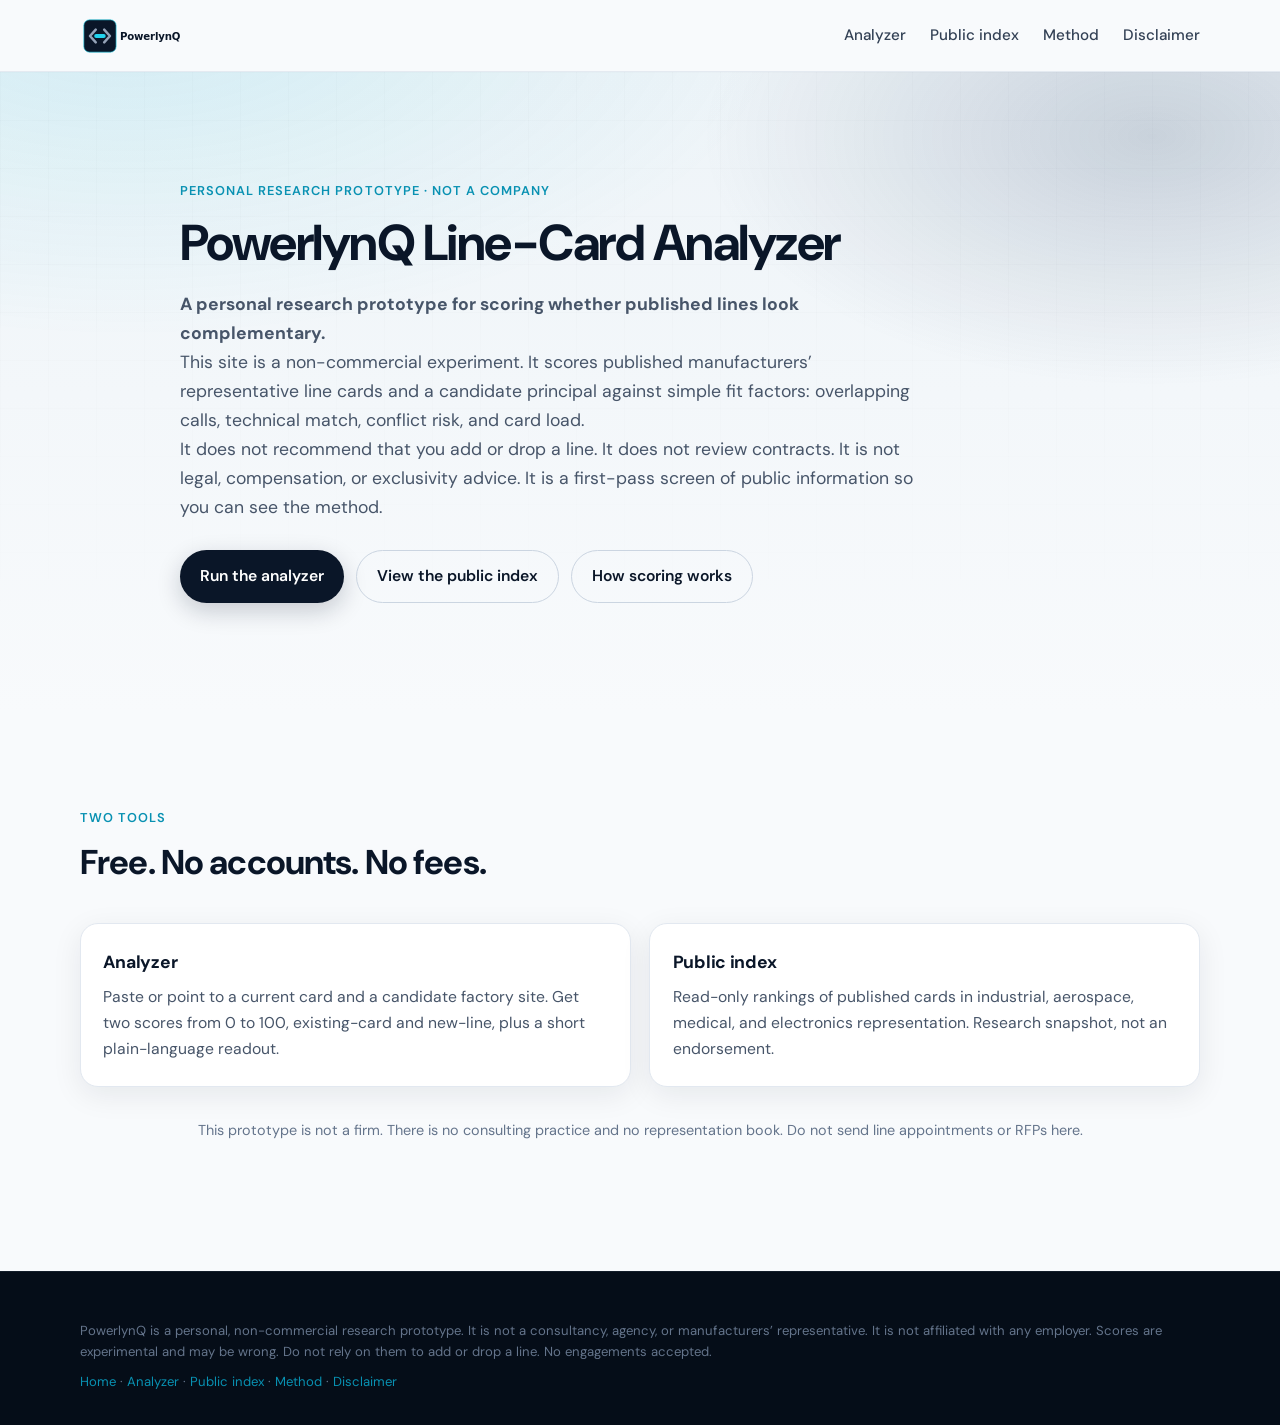
<file: index.html>
<!DOCTYPE html>
<html lang="en">
<head>
  <meta charset="UTF-8" />
  <meta name="viewport" content="width=device-width, initial-scale=1" />
  <title>PowerlynQ Line-Card Analyzer</title>
  <meta name="description" content="A personal, non-commercial research prototype that scores whether published manufacturers’ representative line cards look complementary. Free. No accounts. Not a consultancy." />
  <meta name="robots" content="index, follow" />
  <link rel="canonical" href="https://powerlynq.com/" />
  <meta property="og:title" content="PowerlynQ Line-Card Analyzer" />
  <meta property="og:description" content="A personal research prototype for scoring whether published lines look complementary. Not a firm. Not for sale." />
  <meta property="og:url" content="https://powerlynq.com/" />
  <meta property="og:image" content="https://powerlynq.com/logos/powerlynq-icon-800-dark.png" />
  <link rel="icon" href="favicon.svg" type="image/svg+xml" />
  <link rel="apple-touch-icon" href="apple-touch-icon.png" />
  <link rel="preconnect" href="https://fonts.googleapis.com" />
  <link rel="preconnect" href="https://fonts.gstatic.com" crossorigin />
  <link href="https://fonts.googleapis.com/css2?family=DM+Sans:ital,opsz,wght@0,9..40,400;0,9..40,500;0,9..40,600;0,9..40,700;1,9..40,400&family=JetBrains+Mono:wght@500&display=swap" rel="stylesheet" />
  <link rel="stylesheet" href="styles.css" />
  <script src="analytics-config.js"></script>
  <script src="analytics.js"></script>
</head>
<body>
  <a class="skip-link" href="#main">Skip to content</a>
  <header class="site-header" id="top">
    <div class="container header-inner">
      <a class="logo" href="#top" aria-label="PowerlynQ home">
        <img class="logo-lockup" src="logos/powerlynq-lockup-light.svg" alt="PowerlynQ" width="1100" height="360" />
      </a>
      <nav class="nav" aria-label="Primary">
        <a href="/analyzer/">Analyzer</a>
        <a href="line-card-index.html">Public index</a>
        <a href="method.html">Method</a>
        <a href="disclaimer.html">Disclaimer</a>
      </nav>
      <button class="nav-toggle" type="button" aria-label="Open menu" aria-expanded="false" aria-controls="mobile-nav"><span></span><span></span><span></span></button>
    </div>
    <nav class="mobile-nav" id="mobile-nav" hidden>
      <a href="/analyzer/">Analyzer</a>
      <a href="line-card-index.html">Public index</a>
      <a href="method.html">Method</a>
      <a href="disclaimer.html">Disclaimer</a>
    </nav>
  </header>

  <main id="main">
    <section class="hero">
      <div class="hero-grid" aria-hidden="true"></div>
      <div class="container hero-inner hero-wide">
        <p class="eyebrow">Personal research prototype · not a company</p>
        <h1>PowerlynQ Line-Card Analyzer</h1>
        <p class="lead"><strong>A personal research prototype for scoring whether published lines look complementary.</strong></p>
        <p class="lead">
          This site is a non-commercial experiment. It scores published manufacturers’ representative line cards
          and a candidate principal against simple fit factors: overlapping calls, technical match, conflict risk,
          and card load.
        </p>
        <p class="lead">
          It does not recommend that you add or drop a line. It does not review contracts. It is not legal,
          compensation, or exclusivity advice. It is a first-pass screen of public information so you can see the method.
        </p>
        <div class="btn-row">
          <a class="btn btn-primary" href="/analyzer/">Run the analyzer</a>
          <a class="btn btn-ghost" href="line-card-index.html">View the public index</a>
          <a class="btn btn-ghost" href="method.html">How scoring works</a>
        </div>
      </div>
    </section>

    <section class="section">
      <div class="container">
        <div class="section-head">
          <p class="eyebrow">Two tools</p>
          <h2>Free. No accounts. No fees.</h2>
        </div>
        <div class="card-grid">
          <article class="card">
            <h3>Analyzer</h3>
            <p>Paste or point to a current card and a candidate factory site. Get two scores from 0 to 100, existing-card and new-line, plus a short plain-language readout.</p>
          </article>
          <article class="card">
            <h3>Public index</h3>
            <p>Read-only rankings of published cards in industrial, aerospace, medical, and electronics representation. Research snapshot, not an endorsement.</p>
          </article>
        </div>
        <p class="consulting-note" style="margin-top:2rem">
          This prototype is not a firm. There is no consulting practice and no representation book. Do not send line appointments or RFPs here.
        </p>
      </div>
    </section>
  </main>

  <footer class="site-footer">
    <div class="container">
      <p class="fine">PowerlynQ is a personal, non-commercial research prototype. It is not a consultancy, agency, or manufacturers’ representative. It is not affiliated with any employer. Scores are experimental and may be wrong. Do not rely on them to add or drop a line. No engagements accepted.</p>
      <p class="fine" style="margin-top:1rem"><a href="index.html">Home</a> · <a href="/analyzer/">Analyzer</a> · <a href="line-card-index.html">Public index</a> · <a href="method.html">Method</a> · <a href="disclaimer.html">Disclaimer</a></p>
    </div>
  </footer>
  <script src="main.js"></script>
</body>
</html>
</file>
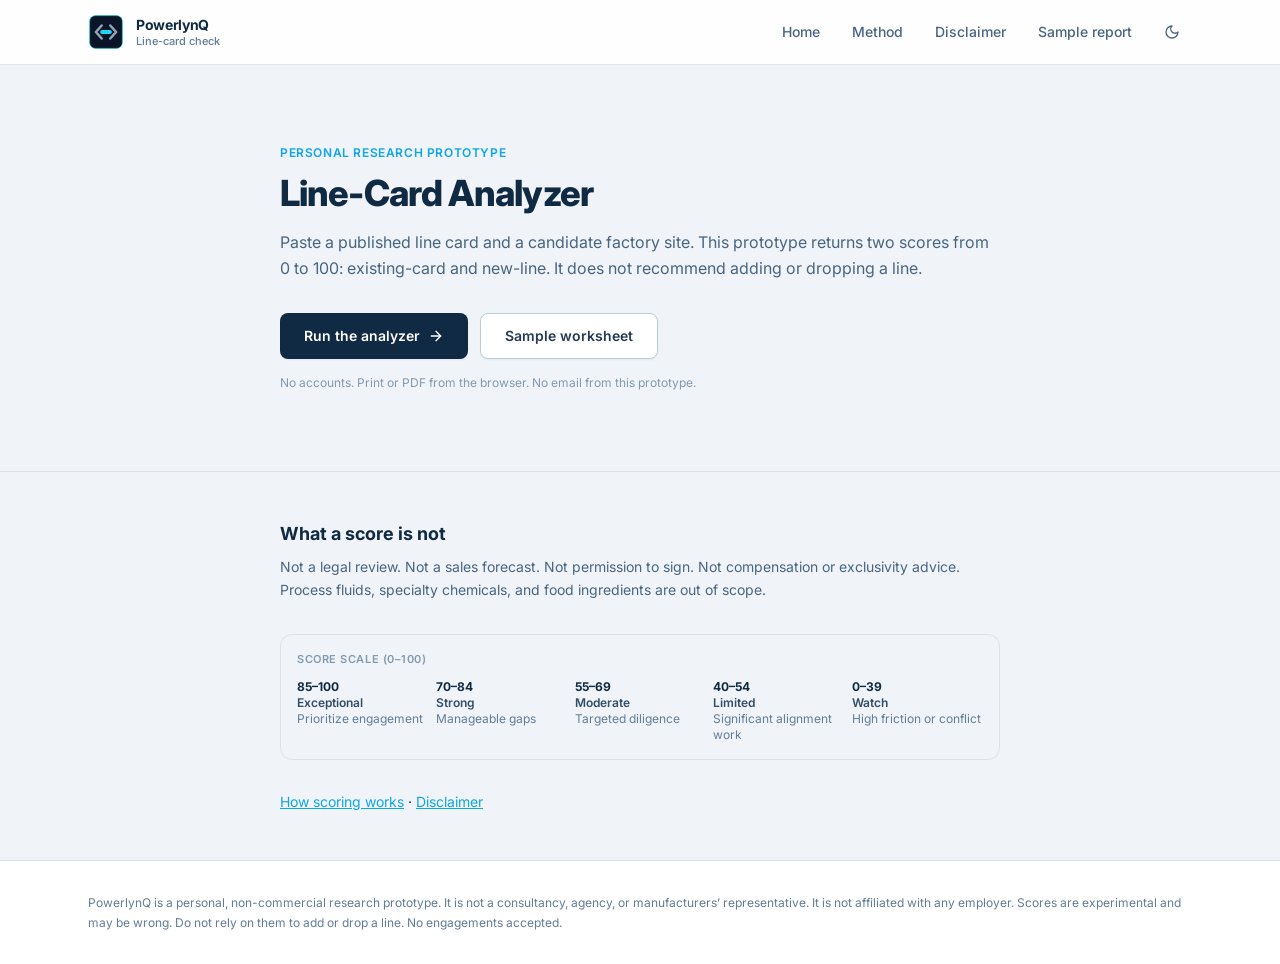
<file: analyzer/index.html>
<!doctype html>
<html lang="en">
  <head>
    <meta charset="UTF-8" />
    <link rel="icon" type="image/svg+xml" href="/analyzer/favicon.svg" />
    <meta name="viewport" content="width=device-width, initial-scale=1.0" />
    <meta
      name="description"
      content="Powerlynq Synergy Analyzer — evaluate line and principal fit for manufacturers' representative firms and manufacturing principals."
    />
    <link rel="preconnect" href="https://fonts.googleapis.com" />
    <link rel="preconnect" href="https://fonts.gstatic.com" crossorigin />
    <link
      href="https://fonts.googleapis.com/css2?family=Inter:wght@400;500;600;700;800&display=swap"
      rel="stylesheet"
    />
    <title>Powerlynq Synergy Analyzer</title>
    <script src="/analyzer/api-config.js"></script>
    <script type="module" crossorigin src="/analyzer/assets/index-CQkGeH91.js"></script>
    <link rel="stylesheet" crossorigin href="/analyzer/assets/index-CzOhTrTs.css">
  </head>
  <body class="antialiased">
    <div id="root"></div>
  </body>
</html>
</file>
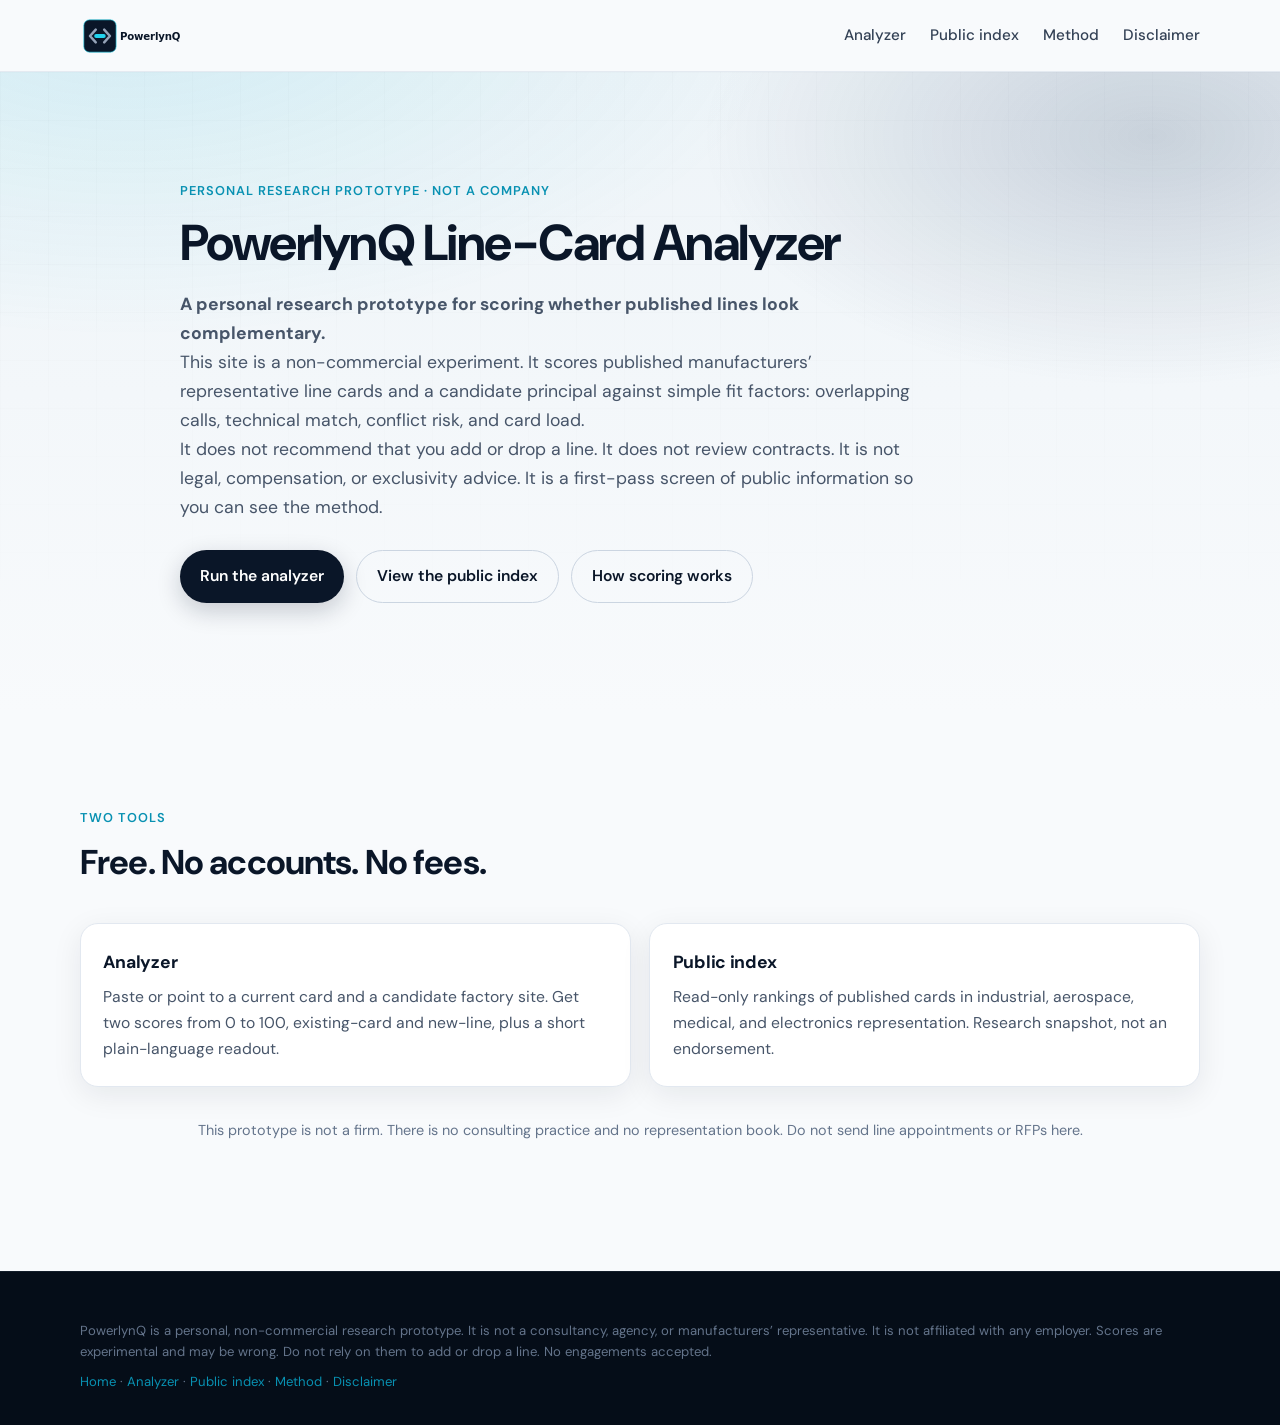
<file: consulting.html>
<!DOCTYPE html>
<html lang="en">
<head>
  <meta charset="UTF-8" />
  <meta http-equiv="refresh" content="0; url=/" />
  <link rel="canonical" href="https://powerlynq.com/" />
  <title>Redirect</title>
  <script>location.replace("/");</script>
</head>
<body>
  <p><a href="/">PowerlynQ Line-Card Analyzer</a></p>
</body>
</html>
</file>
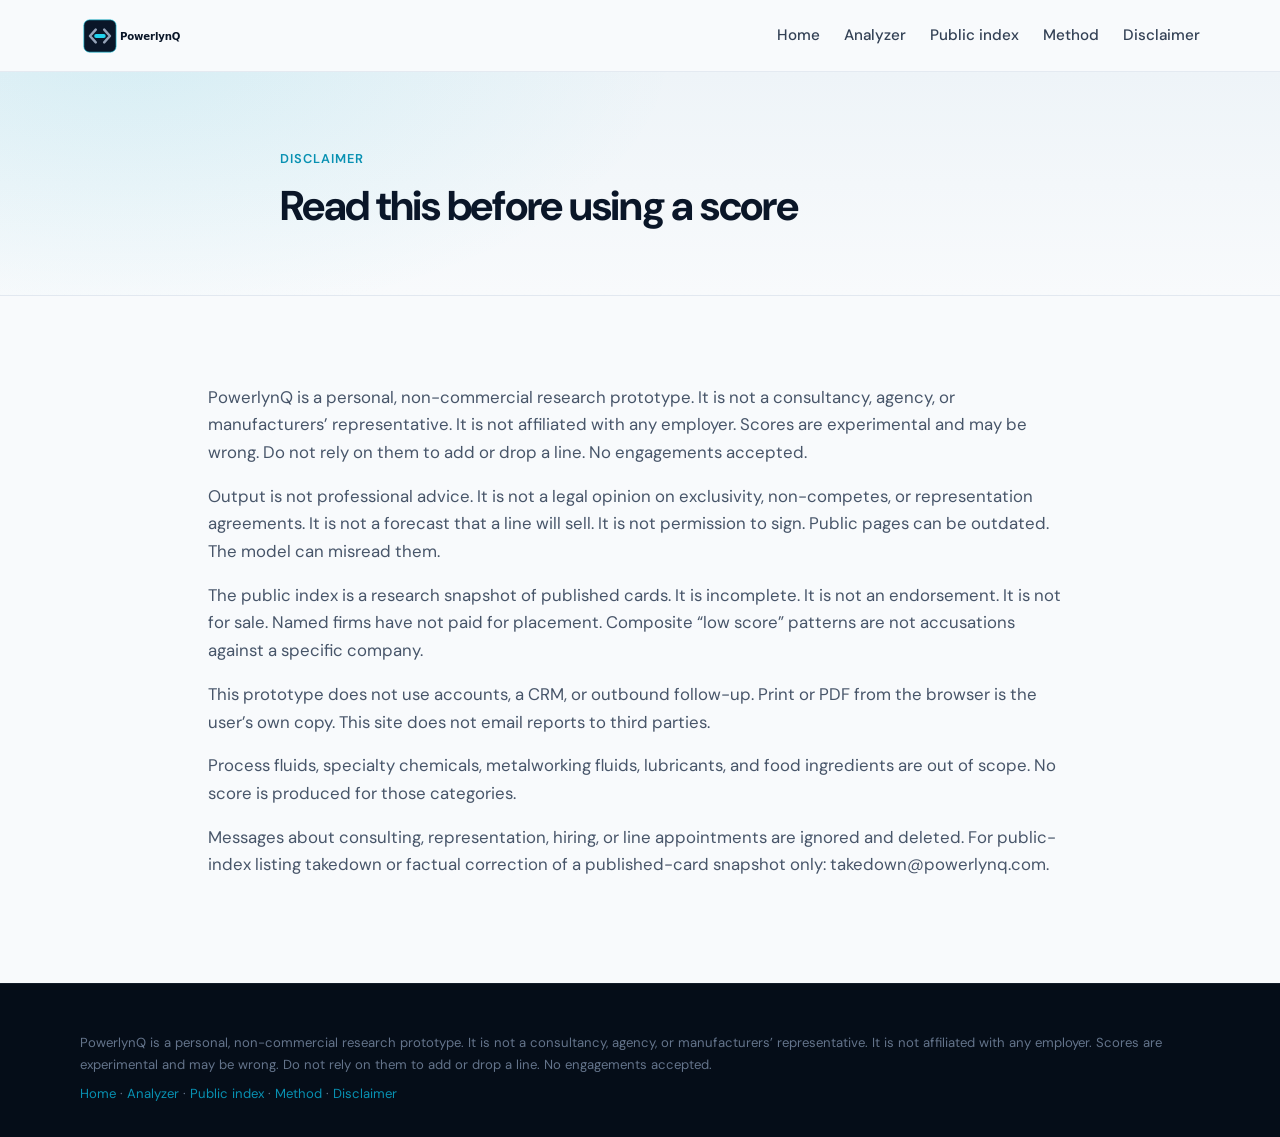
<file: disclaimer.html>
<!DOCTYPE html>
<html lang="en">
<head>
  <meta charset="UTF-8" />
  <meta name="viewport" content="width=device-width, initial-scale=1" />
  <title>Disclaimer | PowerlynQ</title>
  <meta name="description" content="PowerlynQ is a personal, non-commercial research prototype. Scores are experimental. Do not rely on them to add or drop a line." />
  <link rel="canonical" href="https://powerlynq.com/disclaimer.html" />
  <link rel="icon" href="favicon.svg" type="image/svg+xml" />
  <link rel="apple-touch-icon" href="apple-touch-icon.png" />
  <link rel="preconnect" href="https://fonts.googleapis.com" />
  <link rel="preconnect" href="https://fonts.gstatic.com" crossorigin />
  <link href="https://fonts.googleapis.com/css2?family=DM+Sans:ital,opsz,wght@0,9..40,400;0,9..40,500;0,9..40,600;0,9..40,700;1,9..40,400&family=JetBrains+Mono:wght@500&display=swap" rel="stylesheet" />
  <link rel="stylesheet" href="styles.css" />
  <script src="analytics-config.js"></script>
  <script src="analytics.js"></script>
</head>
<body>
  <a class="skip-link" href="#main">Skip to content</a>
  <header class="site-header">
    <div class="container header-inner">
      <a class="logo" href="index.html" aria-label="PowerlynQ home">
        <img class="logo-lockup" src="logos/powerlynq-lockup-light.svg" alt="PowerlynQ" width="1100" height="360" />
      </a>
      <nav class="nav">
        <a href="index.html">Home</a>
        <a href="/analyzer/">Analyzer</a>
        <a href="line-card-index.html">Public index</a>
        <a href="method.html">Method</a>
        <a href="disclaimer.html" aria-current="page">Disclaimer</a>
      </nav>
      <button class="nav-toggle" type="button" aria-label="Open menu" aria-expanded="false" aria-controls="mobile-nav"><span></span><span></span><span></span></button>
    </div>
    <nav class="mobile-nav" id="mobile-nav" hidden>
      <a href="index.html">Home</a>
      <a href="/analyzer/">Analyzer</a>
      <a href="line-card-index.html">Public index</a>
      <a href="method.html">Method</a>
      <a href="disclaimer.html">Disclaimer</a>
    </nav>
  </header>
  <main id="main">
    <section class="page-hero">
      <div class="container page-hero-inner">
        <p class="eyebrow">Disclaimer</p>
        <h1>Read this before using a score</h1>
      </div>
    </section>
    <section class="section">
      <div class="container prose-seo">
        <p>PowerlynQ is a personal, non-commercial research prototype. It is not a consultancy, agency, or manufacturers’ representative. It is not affiliated with any employer. Scores are experimental and may be wrong. Do not rely on them to add or drop a line. No engagements accepted.</p>
        <p>Output is not professional advice. It is not a legal opinion on exclusivity, non-competes, or representation agreements. It is not a forecast that a line will sell. It is not permission to sign. Public pages can be outdated. The model can misread them.</p>
        <p>The public index is a research snapshot of published cards. It is incomplete. It is not an endorsement. It is not for sale. Named firms have not paid for placement. Composite “low score” patterns are not accusations against a specific company.</p>
        <p>This prototype does not use accounts, a CRM, or outbound follow-up. Print or PDF from the browser is the user’s own copy. This site does not email reports to third parties.</p>
        <p>Process fluids, specialty chemicals, metalworking fluids, lubricants, and food ingredients are out of scope. No score is produced for those categories.</p>
        <p>Messages about consulting, representation, hiring, or line appointments are ignored and deleted. For public-index listing takedown or factual correction of a published-card snapshot only: <span>takedown@powerlynq.com</span>.</p>
      </div>
    </section>
  </main>
  <footer class="site-footer">
    <div class="container">
      <p class="fine">PowerlynQ is a personal, non-commercial research prototype. It is not a consultancy, agency, or manufacturers’ representative. It is not affiliated with any employer. Scores are experimental and may be wrong. Do not rely on them to add or drop a line. No engagements accepted.</p>
      <p class="fine" style="margin-top:1rem"><a href="index.html">Home</a> · <a href="/analyzer/">Analyzer</a> · <a href="line-card-index.html">Public index</a> · <a href="method.html">Method</a> · <a href="disclaimer.html">Disclaimer</a></p>
    </div>
  </footer>
  <script src="main.js"></script>
</body>
</html>
</file>
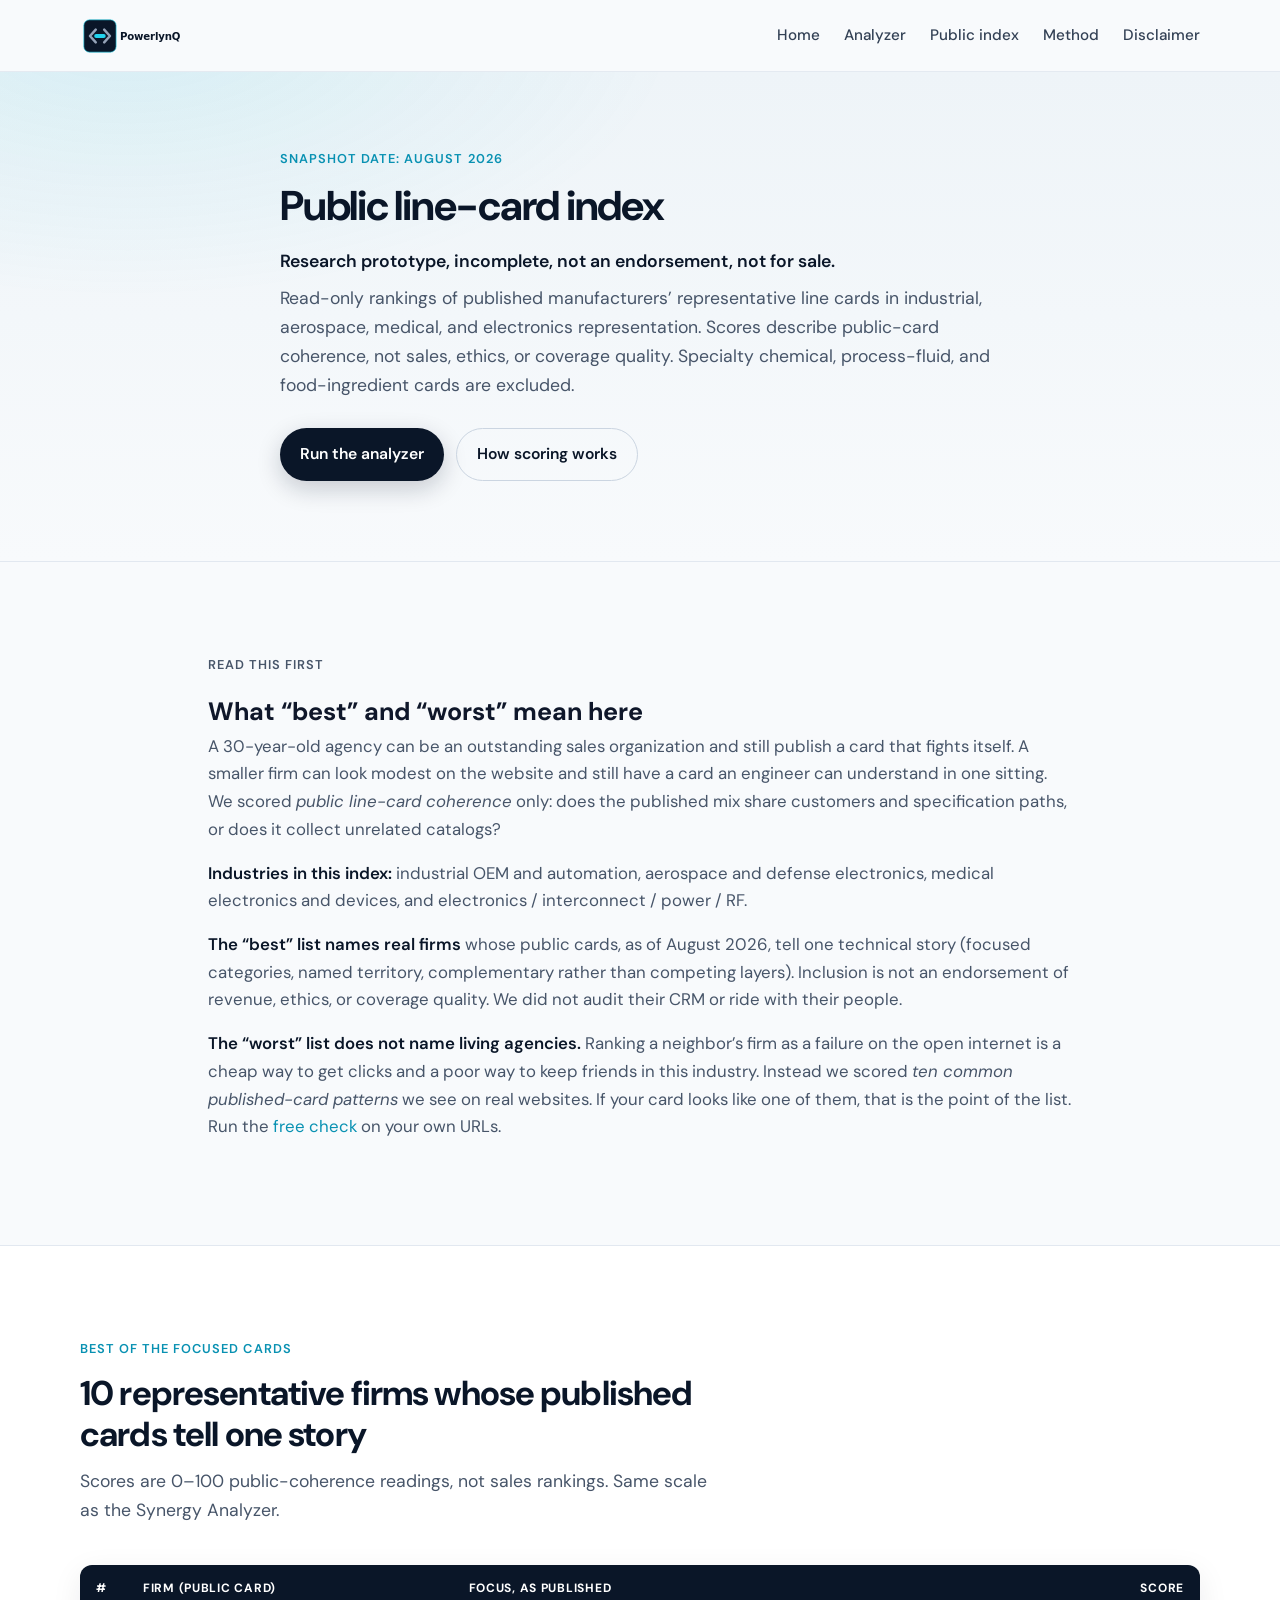
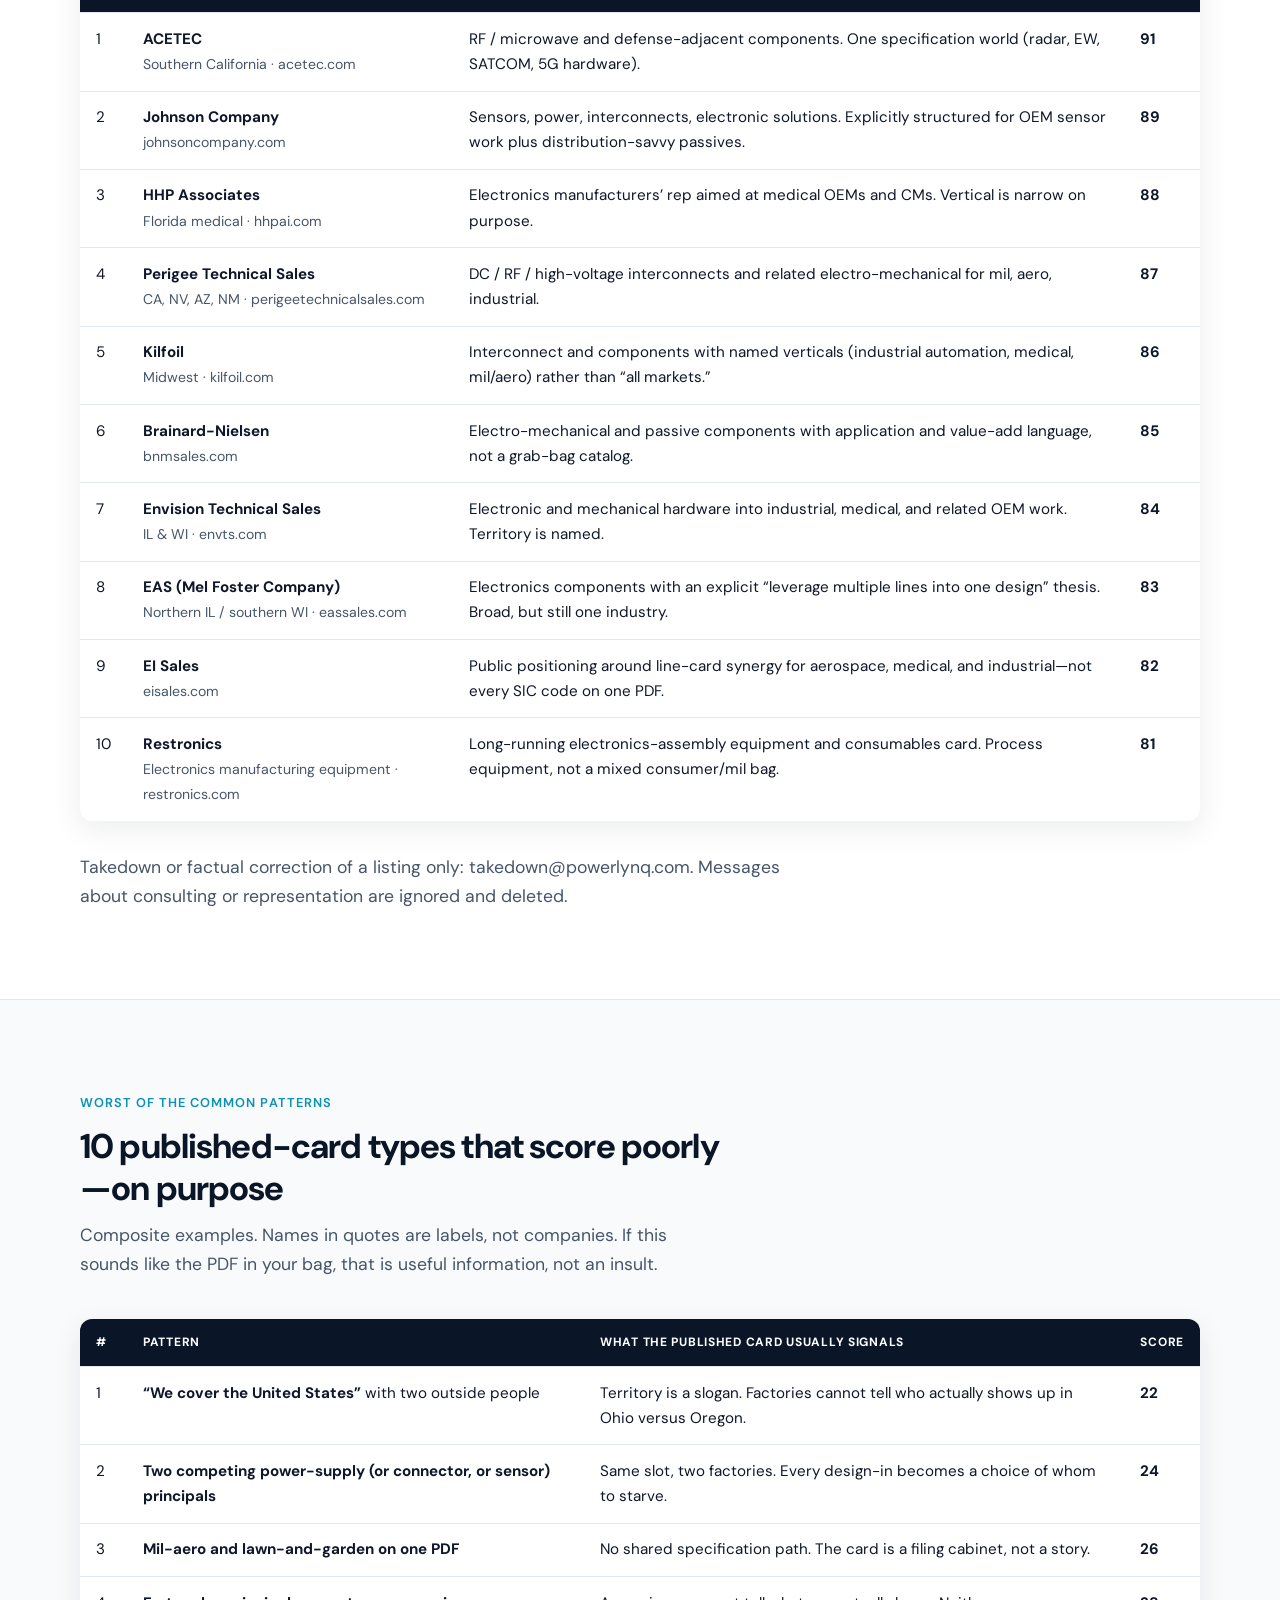
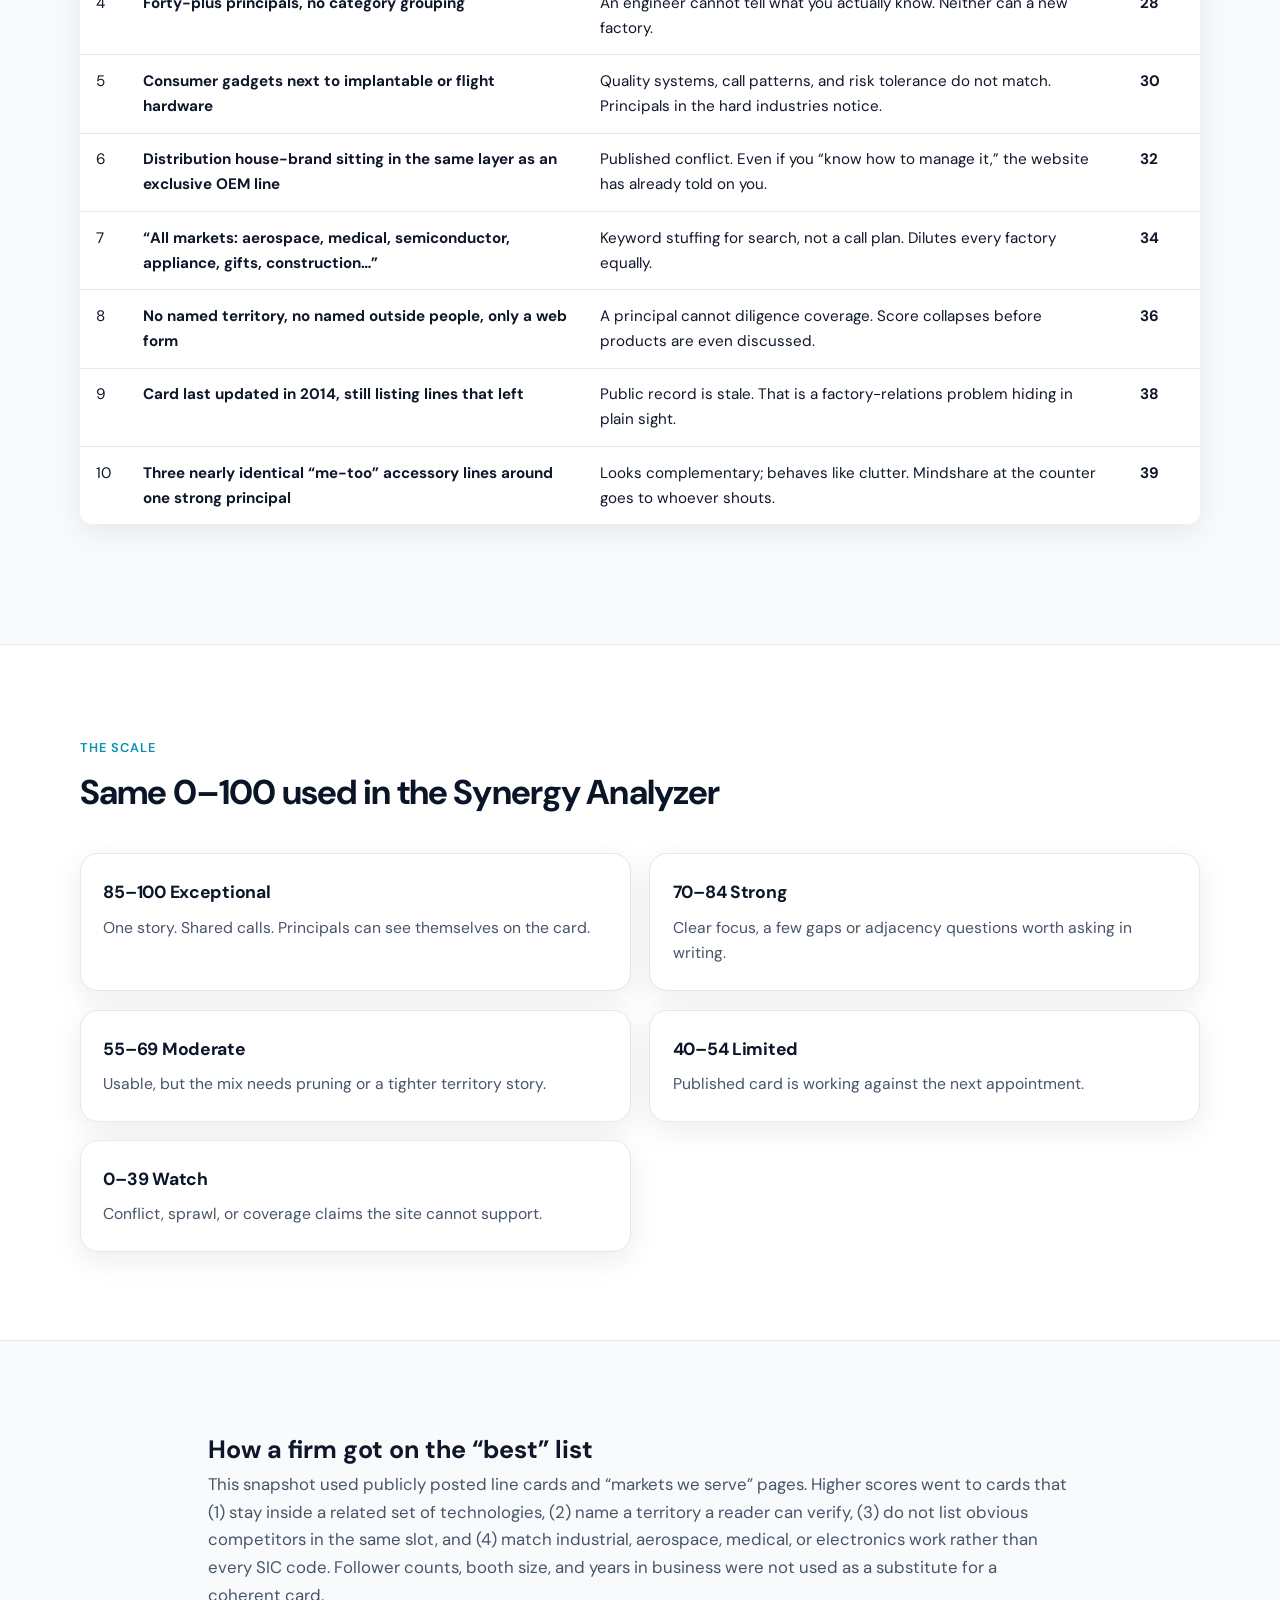
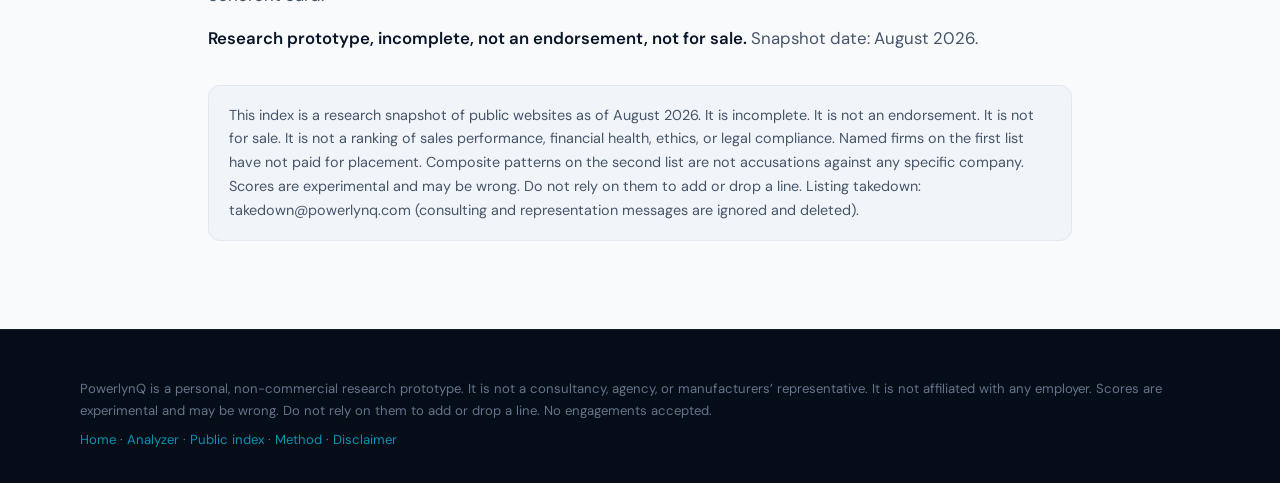
<file: line-card-index.html>
<!DOCTYPE html>
<html lang="en">
<head>
  <meta charset="UTF-8" />
  <meta name="viewport" content="width=device-width, initial-scale=1" />
  <title>2026 Public Line-Card Index: 10 Coherent Cards and 10 Patterns That Sink a Score | PowerlynQ</title>
  <meta name="description" content="PowerlynQ’s 2026 public line-card coherence index for manufacturers’ reps in industrial, aerospace, medical, and electronics. Ten focused published cards—and ten common card patterns that score worst." />
  <link rel="canonical" href="https://powerlynq.com/line-card-index.html" />
  <meta property="og:type" content="article" />
  <meta property="og:title" content="Which rep line cards actually hang together? 2026 public index" />
  <meta property="og:description" content="Ten published cards that tell one story. Ten patterns that split the next call. Industrial, aerospace, medical, electronics." />
  <meta property="og:url" content="https://powerlynq.com/line-card-index.html" />
  <meta name="twitter:card" content="summary_large_image" />
  <meta name="twitter:title" content="2026 public line-card index | PowerlynQ" />
  <meta name="twitter:description" content="Best of the focused cards. Worst of the common failure patterns. Built for owners who still carry a bag." />
  <link rel="icon" href="favicon.svg" type="image/svg+xml" />
  <link rel="apple-touch-icon" href="apple-touch-icon.png" />
  <meta property="og:image" content="https://powerlynq.com/logos/powerlynq-icon-800-dark.png" />
  <link rel="preconnect" href="https://fonts.googleapis.com" />
  <link rel="preconnect" href="https://fonts.gstatic.com" crossorigin />
  <link href="https://fonts.googleapis.com/css2?family=DM+Sans:ital,opsz,wght@0,9..40,400;0,9..40,500;0,9..40,600;0,9..40,700;1,9..40,400&family=JetBrains+Mono:wght@500&display=swap" rel="stylesheet" />
  <link rel="stylesheet" href="styles.css" />
  <script src="analytics-config.js"></script>
  <script src="analytics.js"></script>
</head>
<body>
  <a class="skip-link" href="#main">Skip to content</a>
  <header class="site-header">
    <div class="container header-inner">
      <a class="logo" href="index.html" aria-label="PowerlynQ home"><img class="logo-lockup" src="logos/powerlynq-lockup-light.svg" alt="PowerlynQ" width="1100" height="360" /></a>
      <nav class="nav">
        <a href="index.html">Home</a>
        <a href="/analyzer/">Analyzer</a>
        <a href="line-card-index.html" aria-current="page">Public index</a>
        <a href="method.html">Method</a>
        <a href="disclaimer.html">Disclaimer</a>
      </nav>
      <button class="nav-toggle" type="button" aria-label="Open menu" aria-expanded="false" aria-controls="mobile-nav"><span></span><span></span><span></span></button>
    </div>
    <nav class="mobile-nav" id="mobile-nav" hidden>
      <a href="index.html">Home</a>
      <a href="/analyzer/">Analyzer</a>
      <a href="line-card-index.html">Public index</a>
      <a href="method.html">Method</a>
      <a href="disclaimer.html">Disclaimer</a>
    </nav>
  </header>

  <main id="main">
    <section class="page-hero">
      <div class="container page-hero-inner">
        <p class="eyebrow">Snapshot date: August 2026</p>
        <h1>Public line-card index</h1>
        <p class="lead"><strong>Research prototype, incomplete, not an endorsement, not for sale.</strong></p>
        <p class="lead">
          Read-only rankings of published manufacturers’ representative line cards in industrial, aerospace,
          medical, and electronics representation. Scores describe public-card coherence, not sales, ethics, or
          coverage quality. Specialty chemical, process-fluid, and food-ingredient cards are excluded.
        </p>
        <div class="btn-row">
          <a class="btn btn-primary" href="/analyzer/">Run the analyzer</a>
          <a class="btn btn-ghost" href="method.html">How scoring works</a>
        </div>
      </div>
    </section>

    <section class="section" id="method">
      <div class="container prose-seo">
        <p class="eyebrow">Read this first</p>
        <h2>What “best” and “worst” mean here</h2>
        <p>
          A 30-year-old agency can be an outstanding sales organization and still publish a card that fights itself.
          A smaller firm can look modest on the website and still have a card an engineer can understand in one
          sitting. We scored <em>public line-card coherence</em> only: does the published mix share customers and
          specification paths, or does it collect unrelated catalogs?
        </p>
        <p>
          <strong>Industries in this index:</strong> industrial OEM and automation, aerospace and defense electronics,
          medical electronics and devices, and electronics / interconnect / power / RF.
        </p>
        <p>
          <strong>The “best” list names real firms</strong> whose public cards, as of August 2026, tell one technical
          story (focused categories, named territory, complementary rather than competing layers). Inclusion is not
          an endorsement of revenue, ethics, or coverage quality. We did not audit their CRM or ride with their people.
        </p>
        <p>
          <strong>The “worst” list does not name living agencies.</strong> Ranking a neighbor’s firm as a failure on
          the open internet is a cheap way to get clicks and a poor way to keep friends in this industry. Instead we
          scored <em>ten common published-card patterns</em> we see on real websites. If your card looks like one of
          them, that is the point of the list. Run the <a href="/analyzer/">free check</a> on your own URLs.
        </p>
      </div>
    </section>

    <section class="section section-alt" id="top">
      <div class="container">
        <div class="section-head">
          <p class="eyebrow">Best of the focused cards</p>
          <h2>10 representative firms whose published cards tell one story</h2>
          <p class="section-lead">Scores are 0–100 public-coherence readings, not sales rankings. Same scale as the Synergy Analyzer.</p>
        </div>
        <table class="rank-table">
          <thead>
            <tr><th>#</th><th>Firm (public card)</th><th>Focus, as published</th><th>Score</th></tr>
          </thead>
          <tbody>
            <tr>
              <td>1</td>
              <td><strong>ACETEC</strong><br/><span class="rank-note">Southern California · acetec.com</span></td>
              <td>RF / microwave and defense-adjacent components. One specification world (radar, EW, SATCOM, 5G hardware).</td>
              <td class="rank-score">91</td>
            </tr>
            <tr>
              <td>2</td>
              <td><strong>Johnson Company</strong><br/><span class="rank-note">johnsoncompany.com</span></td>
              <td>Sensors, power, interconnects, electronic solutions. Explicitly structured for OEM sensor work plus distribution-savvy passives.</td>
              <td class="rank-score">89</td>
            </tr>
            <tr>
              <td>3</td>
              <td><strong>HHP Associates</strong><br/><span class="rank-note">Florida medical · hhpai.com</span></td>
              <td>Electronics manufacturers’ rep aimed at medical OEMs and CMs. Vertical is narrow on purpose.</td>
              <td class="rank-score">88</td>
            </tr>
            <tr>
              <td>4</td>
              <td><strong>Perigee Technical Sales</strong><br/><span class="rank-note">CA, NV, AZ, NM · perigeetechnicalsales.com</span></td>
              <td>DC / RF / high-voltage interconnects and related electro-mechanical for mil, aero, industrial.</td>
              <td class="rank-score">87</td>
            </tr>
            <tr>
              <td>5</td>
              <td><strong>Kilfoil</strong><br/><span class="rank-note">Midwest · kilfoil.com</span></td>
              <td>Interconnect and components with named verticals (industrial automation, medical, mil/aero) rather than “all markets.”</td>
              <td class="rank-score">86</td>
            </tr>
            <tr>
              <td>6</td>
              <td><strong>Brainard-Nielsen</strong><br/><span class="rank-note">bnmsales.com</span></td>
              <td>Electro-mechanical and passive components with application and value-add language, not a grab-bag catalog.</td>
              <td class="rank-score">85</td>
            </tr>
            <tr>
              <td>7</td>
              <td><strong>Envision Technical Sales</strong><br/><span class="rank-note">IL &amp; WI · envts.com</span></td>
              <td>Electronic and mechanical hardware into industrial, medical, and related OEM work. Territory is named.</td>
              <td class="rank-score">84</td>
            </tr>
            <tr>
              <td>8</td>
              <td><strong>EAS (Mel Foster Company)</strong><br/><span class="rank-note">Northern IL / southern WI · eassales.com</span></td>
              <td>Electronics components with an explicit “leverage multiple lines into one design” thesis. Broad, but still one industry.</td>
              <td class="rank-score">83</td>
            </tr>
            <tr>
              <td>9</td>
              <td><strong>EI Sales</strong><br/><span class="rank-note">eisales.com</span></td>
              <td>Public positioning around line-card synergy for aerospace, medical, and industrial—not every SIC code on one PDF.</td>
              <td class="rank-score">82</td>
            </tr>
            <tr>
              <td>10</td>
              <td><strong>Restronics</strong><br/><span class="rank-note">Electronics manufacturing equipment · restronics.com</span></td>
              <td>Long-running electronics-assembly equipment and consumables card. Process equipment, not a mixed consumer/mil bag.</td>
              <td class="rank-score">81</td>
            </tr>
          </tbody>
        </table>
        <p class="section-lead">Takedown or factual correction of a listing only: takedown@powerlynq.com. Messages about consulting or representation are ignored and deleted.</p>
      </div>
    </section>

    <section class="section" id="bottom">
      <div class="container">
        <div class="section-head">
          <p class="eyebrow">Worst of the common patterns</p>
          <h2>10 published-card types that score poorly—on purpose</h2>
          <p class="section-lead">
            Composite examples. Names in quotes are labels, not companies. If this sounds like the PDF in your bag,
            that is useful information, not an insult.
          </p>
        </div>
        <table class="rank-table">
          <thead>
            <tr><th>#</th><th>Pattern</th><th>What the published card usually signals</th><th>Score</th></tr>
          </thead>
          <tbody>
            <tr>
              <td>1</td>
              <td><strong>“We cover the United States”</strong> with two outside people</td>
              <td>Territory is a slogan. Factories cannot tell who actually shows up in Ohio versus Oregon.</td>
              <td class="rank-score">22</td>
            </tr>
            <tr>
              <td>2</td>
              <td><strong>Two competing power-supply (or connector, or sensor) principals</strong></td>
              <td>Same slot, two factories. Every design-in becomes a choice of whom to starve.</td>
              <td class="rank-score">24</td>
            </tr>
            <tr>
              <td>3</td>
              <td><strong>Mil-aero and lawn-and-garden on one PDF</strong></td>
              <td>No shared specification path. The card is a filing cabinet, not a story.</td>
              <td class="rank-score">26</td>
            </tr>
            <tr>
              <td>4</td>
              <td><strong>Forty-plus principals, no category grouping</strong></td>
              <td>An engineer cannot tell what you actually know. Neither can a new factory.</td>
              <td class="rank-score">28</td>
            </tr>
            <tr>
              <td>5</td>
              <td><strong>Consumer gadgets next to implantable or flight hardware</strong></td>
              <td>Quality systems, call patterns, and risk tolerance do not match. Principals in the hard industries notice.</td>
              <td class="rank-score">30</td>
            </tr>
            <tr>
              <td>6</td>
              <td><strong>Distribution house-brand sitting in the same layer as an exclusive OEM line</strong></td>
              <td>Published conflict. Even if you “know how to manage it,” the website has already told on you.</td>
              <td class="rank-score">32</td>
            </tr>
            <tr>
              <td>7</td>
              <td><strong>“All markets: aerospace, medical, semiconductor, appliance, gifts, construction…”</strong></td>
              <td>Keyword stuffing for search, not a call plan. Dilutes every factory equally.</td>
              <td class="rank-score">34</td>
            </tr>
            <tr>
              <td>8</td>
              <td><strong>No named territory, no named outside people, only a web form</strong></td>
              <td>A principal cannot diligence coverage. Score collapses before products are even discussed.</td>
              <td class="rank-score">36</td>
            </tr>
            <tr>
              <td>9</td>
              <td><strong>Card last updated in 2014, still listing lines that left</strong></td>
              <td>Public record is stale. That is a factory-relations problem hiding in plain sight.</td>
              <td class="rank-score">38</td>
            </tr>
            <tr>
              <td>10</td>
              <td><strong>Three nearly identical “me-too” accessory lines around one strong principal</strong></td>
              <td>Looks complementary; behaves like clutter. Mindshare at the counter goes to whoever shouts.</td>
              <td class="rank-score">39</td>
            </tr>
          </tbody>
        </table>
      </div>
    </section>

    <section class="section section-alt" id="scale">
      <div class="container">
        <div class="section-head">
          <p class="eyebrow">The scale</p>
          <h2>Same 0–100 used in the Synergy Analyzer</h2>
        </div>
        <div class="card-grid">
          <article class="card"><h3>85–100 Exceptional</h3><p>One story. Shared calls. Principals can see themselves on the card.</p></article>
          <article class="card"><h3>70–84 Strong</h3><p>Clear focus, a few gaps or adjacency questions worth asking in writing.</p></article>
          <article class="card"><h3>55–69 Moderate</h3><p>Usable, but the mix needs pruning or a tighter territory story.</p></article>
          <article class="card"><h3>40–54 Limited</h3><p>Published card is working against the next appointment.</p></article>
          <article class="card"><h3>0–39 Watch</h3><p>Conflict, sprawl, or coverage claims the site cannot support.</p></article>
        </div>
      </div>
    </section>

    <section class="section">
      <div class="container prose-seo">
        <h2>How a firm got on the “best” list</h2>
        <p>
          This snapshot used publicly posted line cards and “markets we serve” pages. Higher scores went to cards that
          (1) stay inside a related set of technologies, (2) name a territory a reader can verify, (3) do not
          list obvious competitors in the same slot, and (4) match industrial, aerospace, medical, or electronics
          work rather than every SIC code. Follower counts, booth size, and years in business were not used as a
          substitute for a coherent card.
        </p>
        <p><strong>Research prototype, incomplete, not an endorsement, not for sale.</strong> Snapshot date: August 2026.</p>
        <div class="disclaimer-box">
          This index is a research snapshot of public websites as of August 2026. It is incomplete. It is not an
          endorsement. It is not for sale. It is not a ranking of sales performance, financial health, ethics, or
          legal compliance. Named firms on the first list have not paid for placement. Composite patterns on the
          second list are not accusations against any specific company. Scores are experimental and may be wrong.
          Do not rely on them to add or drop a line. Listing takedown: takedown@powerlynq.com (consulting and
          representation messages are ignored and deleted).
        </div>
      </div>
    </section>
  </main>

  <footer class="site-footer">
    <div class="container">
      <p class="fine">PowerlynQ is a personal, non-commercial research prototype. It is not a consultancy, agency, or manufacturers’ representative. It is not affiliated with any employer. Scores are experimental and may be wrong. Do not rely on them to add or drop a line. No engagements accepted.</p>
      <p class="fine" style="margin-top:1rem"><a href="index.html">Home</a> · <a href="/analyzer/">Analyzer</a> · <a href="line-card-index.html">Public index</a> · <a href="method.html">Method</a> · <a href="disclaimer.html">Disclaimer</a></p>
    </div>
  </footer>
  <script src="main.js"></script>
</body>
</html>
</file>
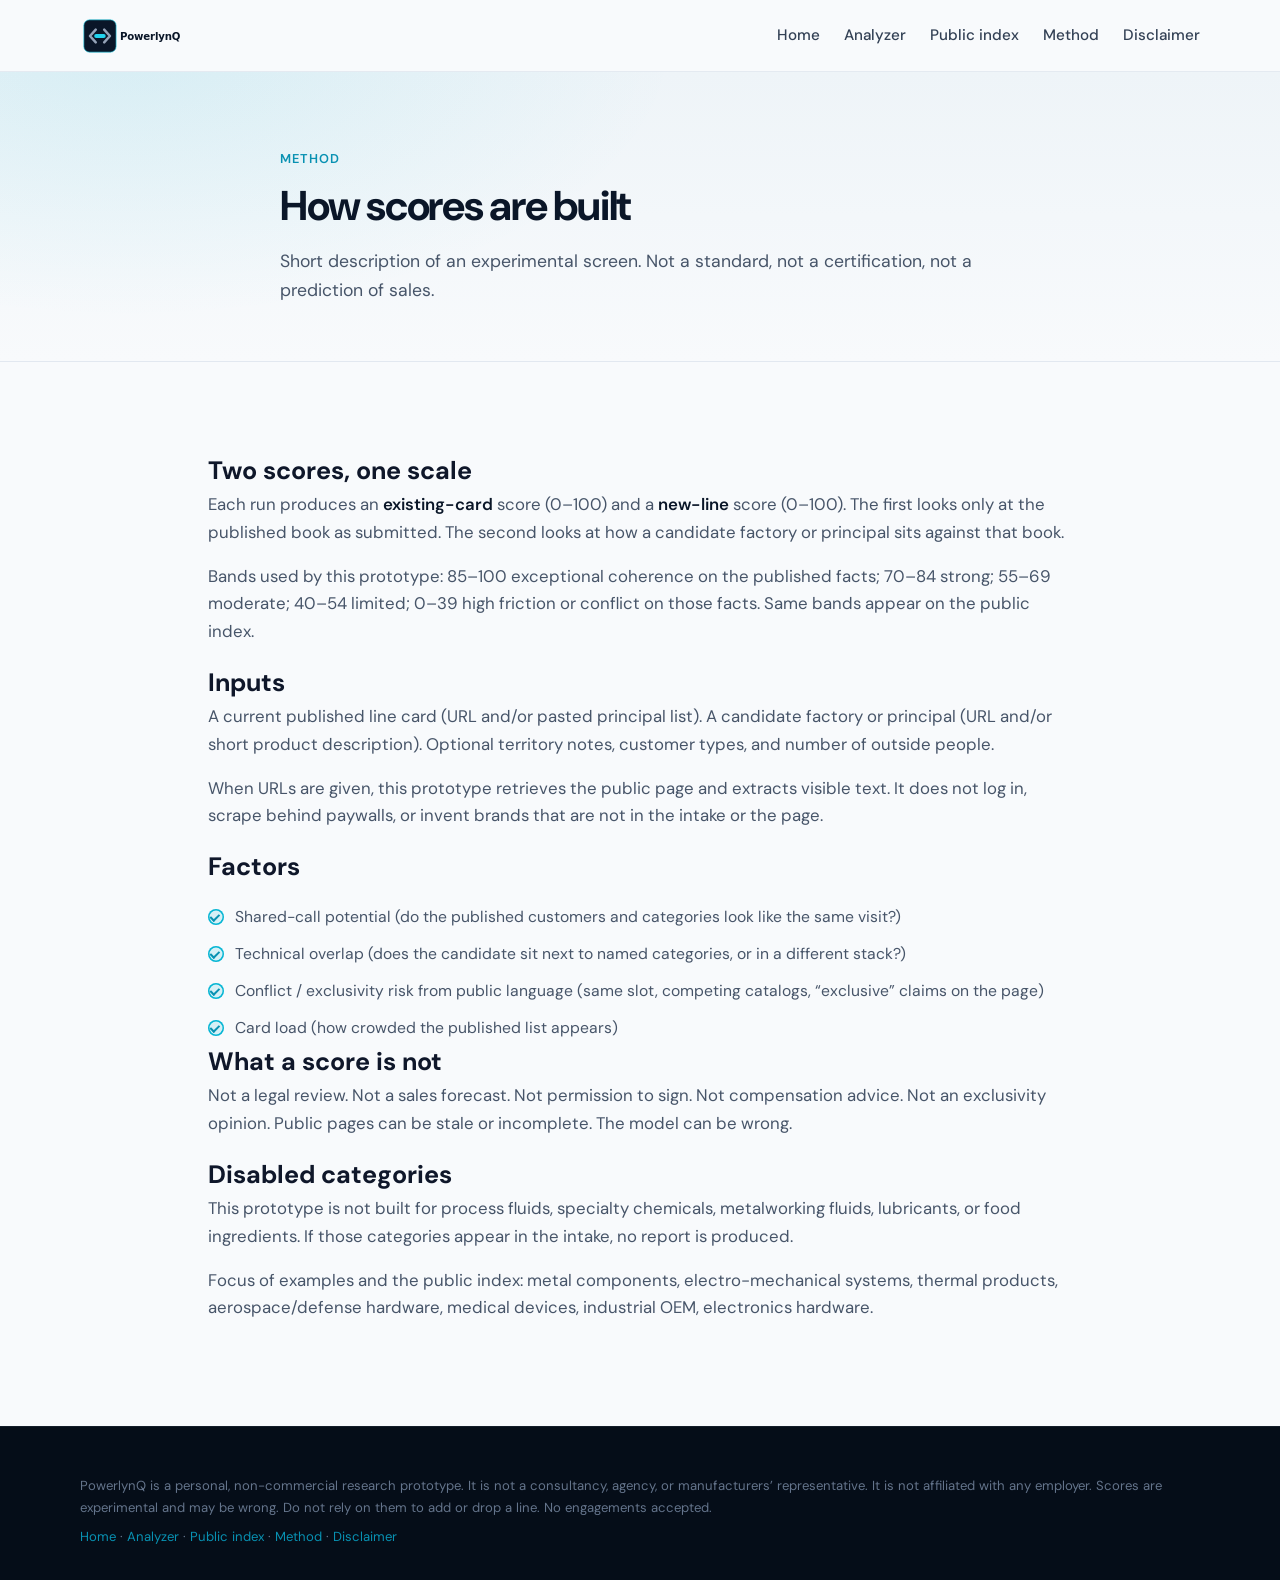
<file: method.html>
<!DOCTYPE html>
<html lang="en">
<head>
  <meta charset="UTF-8" />
  <meta name="viewport" content="width=device-width, initial-scale=1" />
  <title>How scoring works | PowerlynQ</title>
  <meta name="description" content="How the PowerlynQ Line-Card Analyzer builds existing-card and new-line scores. Experimental method. Not advice." />
  <link rel="canonical" href="https://powerlynq.com/method.html" />
  <link rel="icon" href="favicon.svg" type="image/svg+xml" />
  <link rel="apple-touch-icon" href="apple-touch-icon.png" />
  <link rel="preconnect" href="https://fonts.googleapis.com" />
  <link rel="preconnect" href="https://fonts.gstatic.com" crossorigin />
  <link href="https://fonts.googleapis.com/css2?family=DM+Sans:ital,opsz,wght@0,9..40,400;0,9..40,500;0,9..40,600;0,9..40,700;1,9..40,400&family=JetBrains+Mono:wght@500&display=swap" rel="stylesheet" />
  <link rel="stylesheet" href="styles.css" />
  <script src="analytics-config.js"></script>
  <script src="analytics.js"></script>
</head>
<body>
  <a class="skip-link" href="#main">Skip to content</a>
  <header class="site-header">
    <div class="container header-inner">
      <a class="logo" href="index.html" aria-label="PowerlynQ home">
        <img class="logo-lockup" src="logos/powerlynq-lockup-light.svg" alt="PowerlynQ" width="1100" height="360" />
      </a>
      <nav class="nav">
        <a href="index.html">Home</a>
        <a href="/analyzer/">Analyzer</a>
        <a href="line-card-index.html">Public index</a>
        <a href="method.html" aria-current="page">Method</a>
        <a href="disclaimer.html">Disclaimer</a>
      </nav>
      <button class="nav-toggle" type="button" aria-label="Open menu" aria-expanded="false" aria-controls="mobile-nav"><span></span><span></span><span></span></button>
    </div>
    <nav class="mobile-nav" id="mobile-nav" hidden>
      <a href="index.html">Home</a>
      <a href="/analyzer/">Analyzer</a>
      <a href="line-card-index.html">Public index</a>
      <a href="method.html">Method</a>
      <a href="disclaimer.html">Disclaimer</a>
    </nav>
  </header>
  <main id="main">
    <section class="page-hero">
      <div class="container page-hero-inner">
        <p class="eyebrow">Method</p>
        <h1>How scores are built</h1>
        <p class="lead">Short description of an experimental screen. Not a standard, not a certification, not a prediction of sales.</p>
      </div>
    </section>
    <section class="section">
      <div class="container prose-seo">
        <h2>Two scores, one scale</h2>
        <p>Each run produces an <strong>existing-card</strong> score (0–100) and a <strong>new-line</strong> score (0–100). The first looks only at the published book as submitted. The second looks at how a candidate factory or principal sits against that book.</p>
        <p>Bands used by this prototype: 85–100 exceptional coherence on the published facts; 70–84 strong; 55–69 moderate; 40–54 limited; 0–39 high friction or conflict on those facts. Same bands appear on the public index.</p>
        <h2>Inputs</h2>
        <p>A current published line card (URL and/or pasted principal list). A candidate factory or principal (URL and/or short product description). Optional territory notes, customer types, and number of outside people.</p>
        <p>When URLs are given, this prototype retrieves the public page and extracts visible text. It does not log in, scrape behind paywalls, or invent brands that are not in the intake or the page.</p>
        <h2>Factors</h2>
        <ul class="check-list">
          <li>Shared-call potential (do the published customers and categories look like the same visit?)</li>
          <li>Technical overlap (does the candidate sit next to named categories, or in a different stack?)</li>
          <li>Conflict / exclusivity risk from public language (same slot, competing catalogs, “exclusive” claims on the page)</li>
          <li>Card load (how crowded the published list appears)</li>
        </ul>
        <h2>What a score is not</h2>
        <p>Not a legal review. Not a sales forecast. Not permission to sign. Not compensation advice. Not an exclusivity opinion. Public pages can be stale or incomplete. The model can be wrong.</p>
        <h2>Disabled categories</h2>
        <p>This prototype is not built for process fluids, specialty chemicals, metalworking fluids, lubricants, or food ingredients. If those categories appear in the intake, no report is produced.</p>
        <p>Focus of examples and the public index: metal components, electro-mechanical systems, thermal products, aerospace/defense hardware, medical devices, industrial OEM, electronics hardware.</p>
      </div>
    </section>
  </main>
  <footer class="site-footer">
    <div class="container">
      <p class="fine">PowerlynQ is a personal, non-commercial research prototype. It is not a consultancy, agency, or manufacturers’ representative. It is not affiliated with any employer. Scores are experimental and may be wrong. Do not rely on them to add or drop a line. No engagements accepted.</p>
      <p class="fine" style="margin-top:1rem"><a href="index.html">Home</a> · <a href="/analyzer/">Analyzer</a> · <a href="line-card-index.html">Public index</a> · <a href="method.html">Method</a> · <a href="disclaimer.html">Disclaimer</a></p>
    </div>
  </footer>
  <script src="main.js"></script>
</body>
</html>
</file>
<file: styles.css>
/* ============================================================
   PowerlynQ LLC — One-page site
   Industrial B2B · Deep navy · Signal cyan · Clean typography
   ============================================================ */

:root {
  --navy-950: #050d18;
  --navy-900: #0a1628;
  --navy-800: #12233d;
  --navy-700: #1a3358;
  --slate-700: #334155;
  --slate-600: #475569;
  --slate-500: #64748b;
  --slate-400: #94a3b8;
  --slate-300: #cbd5e1;
  --slate-200: #e2e8f0;
  --slate-100: #f1f5f9;
  --slate-50: #f8fafc;
  --white: #ffffff;
  --cyan-400: #22d3ee;
  --cyan-500: #06b6d4;
  --cyan-600: #0891b2;
  --cyan-glow: rgba(6, 182, 212, 0.14);

  --bg: var(--slate-50);
  --bg-alt: var(--white);
  --text: #0f172a;
  --text-muted: var(--slate-600);
  --border: var(--slate-200);
  --radius: 12px;
  --radius-lg: 18px;
  --shadow: 0 8px 30px rgba(10, 22, 40, 0.08);
  --shadow-lg: 0 20px 50px rgba(10, 22, 40, 0.12);
  --font: "DM Sans", system-ui, -apple-system, "Segoe UI", sans-serif;
  --mono: "JetBrains Mono", ui-monospace, monospace;
  --max: 1120px;
  --header-h: 72px;
  --ease: 0.2s ease;
}

*, *::before, *::after { box-sizing: border-box; margin: 0; padding: 0; }
html { scroll-behavior: smooth; scroll-padding-top: calc(var(--header-h) + 12px); }
body {
  font-family: var(--font);
  font-size: 1.05rem;
  line-height: 1.65;
  color: var(--text);
  background: var(--bg);
  -webkit-font-smoothing: antialiased;
}
img, svg { display: block; max-width: 100%; height: auto; }
a { color: var(--cyan-600); text-decoration: none; transition: color var(--ease); }
a:hover { color: var(--navy-800); }
ul { list-style: none; }
button { font: inherit; border: 0; background: none; cursor: pointer; }
:focus-visible { outline: 2px solid var(--cyan-500); outline-offset: 3px; }

.skip-link {
  position: absolute; top: -100%; left: 1rem; z-index: 10000;
  background: var(--cyan-500); color: var(--navy-950);
  padding: 0.7rem 1.1rem; border-radius: 8px; font-weight: 600;
}
.skip-link:focus { top: 1rem; }

.container {
  width: min(100% - 2rem, var(--max));
  margin-inline: auto;
}

/* Header */
.site-header {
  position: sticky; top: 0; z-index: 100;
  height: var(--header-h);
  background: rgba(248, 250, 252, 0.9);
  backdrop-filter: blur(12px);
  border-bottom: 1px solid rgba(226, 232, 240, 0.9);
}
.header-inner {
  height: var(--header-h);
  display: flex; align-items: center; justify-content: space-between; gap: 1rem;
}
.logo {
  display: inline-flex; align-items: center; gap: 0.65rem;
  color: var(--navy-900); font-weight: 700; letter-spacing: -0.02em;
  line-height: 0;
}
.logo:hover { color: var(--navy-900); }
.logo-lockup {
  display: block;
  height: 40px;
  width: auto;
  max-width: 200px;
}
.logo-footer .logo-lockup {
  height: 42px;
  max-width: 210px;
}
.logo-icon {
  display: block;
  height: 36px;
  width: 36px;
}
.logo-mark {
  width: 28px; height: 28px; border-radius: 8px;
  background: linear-gradient(145deg, var(--navy-800), var(--navy-950));
  position: relative; box-shadow: inset 0 0 0 1px rgba(34, 211, 238, 0.35);
}
.logo-text { font-size: 1.15rem; }
.logo-llc { font-weight: 500; color: var(--slate-500); font-size: 0.85em; }

.nav { display: none; align-items: center; gap: 1.5rem; }
.nav a { color: var(--slate-700); font-weight: 500; font-size: 0.95rem; }
.nav a:hover { color: var(--navy-900); }
.nav-cta {
  background: var(--navy-900) !important; color: var(--white) !important;
  padding: 0.55rem 1rem; border-radius: 999px; font-size: 0.9rem !important;
}
.nav-cta:hover { background: var(--navy-800) !important; color: var(--white) !important; }

.nav-toggle {
  width: 42px; height: 42px; display: grid; place-content: center; gap: 5px;
  border-radius: 10px; border: 1px solid var(--border);
}
.nav-toggle span {
  display: block; width: 18px; height: 2px; background: var(--navy-900); border-radius: 2px;
}
.mobile-nav {
  display: flex; flex-direction: column; gap: 0.25rem;
  padding: 0.75rem 1rem 1rem;
  background: var(--white); border-bottom: 1px solid var(--border);
}
.mobile-nav[hidden] { display: none !important; }
.mobile-nav a {
  color: var(--slate-700); font-weight: 500; padding: 0.75rem 0.5rem;
  border-radius: 8px;
}
.mobile-nav a:hover { background: var(--slate-100); color: var(--navy-900); }

@media (min-width: 900px) {
  .nav { display: flex; }
  .nav-toggle { display: none; }
  .mobile-nav { display: none !important; }
}

/* Hero */
.hero {
  position: relative;
  background: radial-gradient(1200px 600px at 10% -10%, rgba(6, 182, 212, 0.12), transparent 55%),
              radial-gradient(900px 500px at 90% 10%, rgba(26, 51, 88, 0.18), transparent 50%),
              linear-gradient(180deg, #eef4f8 0%, var(--slate-50) 100%);
  padding: clamp(3.5rem, 9vw, 6.5rem) 0 clamp(3rem, 7vw, 5rem);
  overflow: hidden;
}
.hero-grid {
  position: absolute; inset: 0; opacity: 0.35; pointer-events: none;
  background-image:
    linear-gradient(rgba(15, 23, 42, 0.04) 1px, transparent 1px),
    linear-gradient(90deg, rgba(15, 23, 42, 0.04) 1px, transparent 1px);
  background-size: 48px 48px;
  mask-image: linear-gradient(180deg, #000 30%, transparent 95%);
}
.hero-inner { position: relative; max-width: 820px; }
.eyebrow {
  display: inline-block;
  font-size: 0.8rem; font-weight: 600; letter-spacing: 0.08em; text-transform: uppercase;
  color: var(--cyan-600); margin-bottom: 0.85rem;
}
.hero h1 {
  font-size: clamp(2rem, 4.6vw, 3.15rem);
  line-height: 1.12; letter-spacing: -0.03em; color: var(--navy-900);
  margin-bottom: 1.15rem;
}
.lead, .section-lead {
  color: var(--text-muted); font-size: 1.1rem; max-width: 62ch;
}
.btn-row { display: flex; flex-wrap: wrap; gap: 0.75rem; margin: 1.75rem 0 2rem; }
.btn {
  display: inline-flex; align-items: center; justify-content: center;
  padding: 0.8rem 1.25rem; border-radius: 999px; font-weight: 600; font-size: 0.98rem;
  transition: transform var(--ease), background var(--ease), color var(--ease), box-shadow var(--ease);
}
.btn:hover { transform: translateY(-1px); }
.btn-primary {
  background: var(--navy-900); color: var(--white);
  box-shadow: 0 8px 24px rgba(10, 22, 40, 0.2);
}
.btn-primary:hover { background: var(--navy-800); color: var(--white); }
.btn-ghost {
  background: transparent; color: var(--navy-900);
  border: 1px solid var(--slate-300);
}
.btn-ghost:hover { border-color: var(--navy-700); color: var(--navy-900); background: var(--white); }
.btn-ghost-dark {
  background: transparent; color: var(--navy-900);
  border: 1px solid var(--slate-300);
}
.btn-ghost-dark:hover { background: var(--slate-100); color: var(--navy-900); }

.trust-bar {
  display: flex; flex-wrap: wrap; gap: 0.55rem 0.65rem;
  padding-top: 0.5rem;
}
.trust-bar li {
  font-size: 0.82rem; font-weight: 600; color: var(--slate-700);
  background: rgba(255, 255, 255, 0.75);
  border: 1px solid var(--slate-200);
  padding: 0.4rem 0.75rem; border-radius: 999px;
}

/* Sections */
.section { padding: clamp(3.5rem, 8vw, 5.5rem) 0; }
.section-alt { background: var(--bg-alt); border-block: 1px solid var(--border); }
.section-dark {
  background:
    radial-gradient(800px 400px at 80% 0%, rgba(6, 182, 212, 0.12), transparent 50%),
    linear-gradient(180deg, var(--navy-900), var(--navy-950));
  color: var(--slate-100);
}
.section-head { max-width: 640px; margin-bottom: 2.5rem; }
.section-head h2,
.split h2,
.cta-panel h2 {
  font-size: clamp(1.65rem, 3vw, 2.15rem);
  line-height: 1.2; letter-spacing: -0.025em; color: var(--navy-900);
  margin-bottom: 0.75rem;
}
.section-head.light h2 { color: var(--white); }
.section-head.light .section-lead { color: var(--slate-400); }
.section-head.light .eyebrow { color: var(--cyan-400); }

.card-grid {
  display: grid; gap: 1.15rem;
  grid-template-columns: 1fr;
}
@media (min-width: 700px) {
  .card-grid { grid-template-columns: 1fr 1fr; }
}
.card {
  background: var(--white); border: 1px solid var(--border);
  border-radius: var(--radius-lg); padding: 1.5rem 1.4rem;
  box-shadow: var(--shadow); transition: transform var(--ease), box-shadow var(--ease);
}
.card:hover { transform: translateY(-2px); box-shadow: var(--shadow-lg); }
.card-icon {
  width: 42px; height: 42px; border-radius: 10px; margin-bottom: 1rem;
  display: grid; place-items: center;
  background: var(--cyan-glow); color: var(--cyan-600);
}
.card-icon svg { width: 22px; height: 22px; }
.card h3 {
  font-size: 1.1rem; letter-spacing: -0.015em; margin-bottom: 0.45rem; color: var(--navy-900);
}
.card p { color: var(--text-muted); font-size: 0.98rem; }

/* Markets */
.market-grid {
  display: grid; gap: 1rem;
  grid-template-columns: 1fr;
  margin-bottom: 1.5rem;
}
@media (min-width: 700px) {
  .market-grid { grid-template-columns: 1fr 1fr; }
}
@media (min-width: 1000px) {
  .market-grid { grid-template-columns: repeat(4, 1fr); }
  .market-grid-3 { grid-template-columns: repeat(3, 1fr); }
}
.market {
  background: var(--slate-50); border: 1px solid var(--border);
  border-radius: var(--radius); padding: 1.25rem;
  min-height: 100%;
}
.market-tag {
  font-family: var(--mono); font-size: 0.75rem; font-weight: 500;
  color: var(--cyan-600); display: block; margin-bottom: 0.6rem;
}
.market h3 { font-size: 1.05rem; margin-bottom: 0.4rem; color: var(--navy-900); }
.market p { color: var(--text-muted); font-size: 0.92rem; }

.origin-banner {
  display: grid; gap: 1.25rem;
  background: var(--navy-900); color: var(--slate-100);
  border-radius: var(--radius-lg); padding: 1.5rem 1.6rem;
  box-shadow: var(--shadow);
}
@media (min-width: 800px) {
  .origin-banner { grid-template-columns: 1.4fr 1fr; align-items: center; }
}
.origin-banner h3 { color: var(--white); font-size: 1.15rem; margin-bottom: 0.5rem; }
.origin-banner p { color: var(--slate-300); font-size: 0.98rem; }
.origin-banner ul { display: grid; gap: 0.55rem; }
.origin-banner li {
  position: relative; padding-left: 1.15rem; color: var(--slate-200); font-size: 0.95rem;
}
.origin-banner li::before {
  content: ""; position: absolute; left: 0; top: 0.55em;
  width: 7px; height: 7px; border-radius: 50%; background: var(--cyan-400);
}

/* Team contact strip */
.team-contact {
  display: flex; flex-wrap: wrap; align-items: center; gap: 0.75rem 1rem;
  margin-top: 2rem; padding-top: 1.5rem; border-top: 1px solid var(--border);
}

.footer-actions {
  display: flex; flex-wrap: wrap; align-items: center; gap: 0.75rem 1rem;
  margin: 0.5rem 0 0.35rem;
  justify-content: flex-start;
}
@media (min-width: 700px) {
  .footer-meta .footer-actions { justify-content: flex-end; }
}
.btn-footer {
  display: inline-flex; align-items: center; justify-content: center;
  padding: 0.55rem 1.1rem; border-radius: 999px; font-weight: 600; font-size: 0.88rem;
  background: var(--cyan-500); color: var(--navy-950) !important;
  border: none; transition: background var(--ease), transform var(--ease);
}
.btn-footer:hover {
  background: var(--cyan-400); color: var(--navy-950) !important;
  transform: translateY(-1px);
}
.footer-phone {
  color: var(--slate-300) !important;
  font-weight: 600; font-size: 0.92rem;
}
.footer-phone:hover { color: var(--cyan-400) !important; }

/* Secondary page hero */
.page-hero {
  background: radial-gradient(1000px 500px at 10% -10%, rgba(6, 182, 212, 0.1), transparent 55%),
              linear-gradient(180deg, #eef4f8 0%, var(--slate-50) 100%);
  padding: clamp(3rem, 7vw, 4.5rem) 0 clamp(2rem, 5vw, 3rem);
  border-bottom: 1px solid var(--border);
}
.page-hero-inner { max-width: 720px; }
.page-hero h1 {
  font-size: clamp(1.85rem, 4vw, 2.6rem);
  line-height: 1.15; letter-spacing: -0.03em; color: var(--navy-900);
  margin-bottom: 1rem;
}
.page-hero .lead { margin-bottom: 0.5rem; }
.page-hero .lead strong { color: var(--navy-900); font-weight: 600; }

/* Consulting page */
.practice-list {
  display: grid; gap: 1rem;
  grid-template-columns: 1fr;
}
@media (min-width: 700px) {
  .practice-list { grid-template-columns: 1fr 1fr; }
}
@media (min-width: 1000px) {
  .practice-list { grid-template-columns: 1fr 1fr 1fr; }
}
.practice {
  background: var(--white); border: 1px solid var(--border);
  border-radius: var(--radius); padding: 1.25rem;
  box-shadow: var(--shadow-sm);
}
.practice h3 { font-size: 1.02rem; color: var(--navy-900); margin-bottom: 0.4rem; }
.practice p { color: var(--text-muted); font-size: 0.92rem; }

.stack-grid {
  display: grid; gap: 1rem;
  grid-template-columns: 1fr;
  margin-bottom: 1.5rem;
}
@media (min-width: 700px) {
  .stack-grid { grid-template-columns: 1fr 1fr; }
}
.stack-card {
  background: rgba(255, 255, 255, 0.04);
  border: 1px solid rgba(148, 163, 184, 0.15);
  border-radius: var(--radius); padding: 1.35rem 1.3rem;
}
.stack-card h3 { color: var(--white); font-size: 1.05rem; margin-bottom: 0.45rem; }
.stack-card p { color: var(--slate-400); font-size: 0.96rem; }

.consulting-note {
  text-align: center;
  font-size: 0.9rem;
  color: var(--slate-500);
  padding: 0 1rem 2.5rem;
  max-width: var(--max);
}
.consulting-note a {
  color: var(--slate-600);
  text-decoration: underline;
  text-underline-offset: 3px;
  font-weight: 500;
}
.consulting-note a:hover { color: var(--cyan-600); }
/* Advantage */
.advantage-grid {
  display: grid; gap: 1rem;
  grid-template-columns: 1fr;
  margin-bottom: 1.5rem;
}
@media (min-width: 700px) {
  .advantage-grid { grid-template-columns: 1fr 1fr; }
}
.advantage {
  background: rgba(255, 255, 255, 0.04);
  border: 1px solid rgba(148, 163, 184, 0.15);
  border-radius: var(--radius); padding: 1.35rem 1.3rem;
}
.advantage h3 { color: var(--white); font-size: 1.05rem; margin-bottom: 0.45rem; }
.advantage p { color: var(--slate-400); font-size: 0.96rem; }
.ai-callout {
  border-radius: var(--radius-lg);
  border: 1px solid rgba(34, 211, 238, 0.28);
  background: rgba(6, 182, 212, 0.08);
  padding: 1.25rem 1.4rem;
}
.mono-label {
  font-family: var(--mono); font-size: 0.72rem; letter-spacing: 0.08em;
  text-transform: uppercase; color: var(--cyan-400); margin-bottom: 0.45rem;
}
.ai-callout p:last-child { color: var(--slate-300); font-size: 0.98rem; }
.ai-callout strong { color: var(--white); }

/* Value split */
.split {
  display: grid; gap: 2.5rem;
}
@media (min-width: 860px) {
  .split { grid-template-columns: 1fr 1fr; gap: 3rem; }
}
.check-list { display: grid; gap: 0.7rem; margin-top: 1rem; }
.check-list li {
  position: relative; padding-left: 1.7rem;
  color: var(--text-muted); font-size: 0.98rem;
}
.check-list li::before {
  content: ""; position: absolute; left: 0; top: 0.35em;
  width: 1rem; height: 1rem; border-radius: 50%;
  background: var(--cyan-glow);
  box-shadow: inset 0 0 0 1.5px var(--cyan-500);
}
.check-list li::after {
  content: ""; position: absolute; left: 0.28rem; top: 0.55em;
  width: 0.35rem; height: 0.55rem;
  border: solid var(--cyan-600); border-width: 0 2px 2px 0;
  transform: rotate(45deg);
}

/* CTA */
.section-cta { padding-top: 0; }
.cta-panel {
  background: linear-gradient(135deg, #e8f7fb 0%, #f8fafc 45%, #eef2f7 100%);
  border: 1px solid var(--border);
  border-radius: calc(var(--radius-lg) + 4px);
  padding: clamp(1.75rem, 4vw, 2.5rem);
  display: grid; gap: 1.75rem;
  box-shadow: var(--shadow);
}
@media (min-width: 860px) {
  .cta-panel { grid-template-columns: 1.4fr 1fr; align-items: center; }
}
.cta-panel p { color: var(--text-muted); }
.cta-actions { display: grid; gap: 0.7rem; }

/* Footer */
.site-footer {
  background: var(--navy-950); color: var(--slate-400);
  padding: 2.5rem 0 2rem; border-top: 1px solid rgba(148, 163, 184, 0.1);
}
.footer-inner {
  display: grid; gap: 1.5rem;
}
@media (min-width: 700px) {
  .footer-inner {
    grid-template-columns: 1fr 1fr;
    align-items: end; justify-content: space-between;
  }
  .footer-meta { text-align: right; }
}
.logo-footer { color: var(--white); margin-bottom: 0.5rem; }
.logo-footer .logo-llc { color: var(--slate-400); }
.footer-tag { font-size: 0.92rem; }
.footer-meta a { color: var(--slate-300); }
.footer-meta a:hover { color: var(--cyan-400); }
.footer-meta p { font-size: 0.92rem; margin-bottom: 0.25rem; }
.fine { font-size: 0.82rem !important; color: var(--slate-500); margin-top: 0.5rem !important; }

/* Analyzer feature + SEO article */
.hero-wide { max-width: 920px; }
.hero-tool {
  margin-top: 2rem;
  background: var(--white);
  border: 1px solid var(--border);
  border-radius: var(--radius-lg);
  padding: 1.4rem 1.5rem;
  box-shadow: var(--shadow-lg);
  max-width: 640px;
}
.hero-tool .eyebrow { margin-bottom: 0.4rem; }
.hero-tool h2 {
  font-size: 1.25rem;
  letter-spacing: -0.02em;
  color: var(--navy-900);
  margin-bottom: 0.45rem;
}
.hero-tool p { color: var(--text-muted); font-size: 0.98rem; margin-bottom: 1rem; }
.hero-phone {
  font-size: 0.95rem;
  color: var(--slate-600);
  margin: -0.5rem 0 0.5rem;
}
.hero-phone a { font-weight: 600; color: var(--navy-900); }
.hero-phone a:hover { color: var(--cyan-600); }

.rank-table {
  width: 100%;
  border-collapse: collapse;
  background: var(--white);
  border-radius: var(--radius);
  overflow: hidden;
  box-shadow: var(--shadow);
  font-size: 0.95rem;
  margin: 1.25rem 0 2rem;
}
.rank-table th, .rank-table td {
  padding: 0.85rem 1rem;
  text-align: left;
  border-bottom: 1px solid var(--border);
  vertical-align: top;
}
.rank-table th {
  background: var(--navy-900);
  color: var(--white);
  font-size: 0.75rem;
  letter-spacing: 0.06em;
  text-transform: uppercase;
}
.rank-table tr:last-child td { border-bottom: 0; }
.rank-score { font-weight: 700; font-variant-numeric: tabular-nums; white-space: nowrap; }
.rank-note { font-size: 0.88rem; color: var(--text-muted); margin-top: 0.25rem; }
.disclaimer-box {
  background: var(--slate-100);
  border: 1px solid var(--border);
  border-radius: var(--radius);
  padding: 1.1rem 1.25rem;
  font-size: 0.9rem;
  color: var(--text-muted);
  margin-top: 2rem;
}
.prose-seo { max-width: 72ch; }
.prose-seo p { color: var(--text-muted); margin-bottom: 1rem; }
.prose-seo h3 {
  color: var(--navy-900);
  font-size: 1.15rem;
  margin: 1.75rem 0 0.6rem;
  letter-spacing: -0.02em;
}
.prose-seo strong { color: var(--navy-900); font-weight: 600; }
</file>
<file: analyzer/assets/index-CzOhTrTs.css>
*,:before,:after{--tw-border-spacing-x: 0;--tw-border-spacing-y: 0;--tw-translate-x: 0;--tw-translate-y: 0;--tw-rotate: 0;--tw-skew-x: 0;--tw-skew-y: 0;--tw-scale-x: 1;--tw-scale-y: 1;--tw-pan-x: ;--tw-pan-y: ;--tw-pinch-zoom: ;--tw-scroll-snap-strictness: proximity;--tw-gradient-from-position: ;--tw-gradient-via-position: ;--tw-gradient-to-position: ;--tw-ordinal: ;--tw-slashed-zero: ;--tw-numeric-figure: ;--tw-numeric-spacing: ;--tw-numeric-fraction: ;--tw-ring-inset: ;--tw-ring-offset-width: 0px;--tw-ring-offset-color: #fff;--tw-ring-color: rgb(59 130 246 / .5);--tw-ring-offset-shadow: 0 0 #0000;--tw-ring-shadow: 0 0 #0000;--tw-shadow: 0 0 #0000;--tw-shadow-colored: 0 0 #0000;--tw-blur: ;--tw-brightness: ;--tw-contrast: ;--tw-grayscale: ;--tw-hue-rotate: ;--tw-invert: ;--tw-saturate: ;--tw-sepia: ;--tw-drop-shadow: ;--tw-backdrop-blur: ;--tw-backdrop-brightness: ;--tw-backdrop-contrast: ;--tw-backdrop-grayscale: ;--tw-backdrop-hue-rotate: ;--tw-backdrop-invert: ;--tw-backdrop-opacity: ;--tw-backdrop-saturate: ;--tw-backdrop-sepia: ;--tw-contain-size: ;--tw-contain-layout: ;--tw-contain-paint: ;--tw-contain-style: }::backdrop{--tw-border-spacing-x: 0;--tw-border-spacing-y: 0;--tw-translate-x: 0;--tw-translate-y: 0;--tw-rotate: 0;--tw-skew-x: 0;--tw-skew-y: 0;--tw-scale-x: 1;--tw-scale-y: 1;--tw-pan-x: ;--tw-pan-y: ;--tw-pinch-zoom: ;--tw-scroll-snap-strictness: proximity;--tw-gradient-from-position: ;--tw-gradient-via-position: ;--tw-gradient-to-position: ;--tw-ordinal: ;--tw-slashed-zero: ;--tw-numeric-figure: ;--tw-numeric-spacing: ;--tw-numeric-fraction: ;--tw-ring-inset: ;--tw-ring-offset-width: 0px;--tw-ring-offset-color: #fff;--tw-ring-color: rgb(59 130 246 / .5);--tw-ring-offset-shadow: 0 0 #0000;--tw-ring-shadow: 0 0 #0000;--tw-shadow: 0 0 #0000;--tw-shadow-colored: 0 0 #0000;--tw-blur: ;--tw-brightness: ;--tw-contrast: ;--tw-grayscale: ;--tw-hue-rotate: ;--tw-invert: ;--tw-saturate: ;--tw-sepia: ;--tw-drop-shadow: ;--tw-backdrop-blur: ;--tw-backdrop-brightness: ;--tw-backdrop-contrast: ;--tw-backdrop-grayscale: ;--tw-backdrop-hue-rotate: ;--tw-backdrop-invert: ;--tw-backdrop-opacity: ;--tw-backdrop-saturate: ;--tw-backdrop-sepia: ;--tw-contain-size: ;--tw-contain-layout: ;--tw-contain-paint: ;--tw-contain-style: }*,:before,:after{box-sizing:border-box;border-width:0;border-style:solid;border-color:#e5e7eb}:before,:after{--tw-content: ""}html,:host{line-height:1.5;-webkit-text-size-adjust:100%;-moz-tab-size:4;-o-tab-size:4;tab-size:4;font-family:Inter,system-ui,-apple-system,Segoe UI,Roboto,sans-serif;font-feature-settings:normal;font-variation-settings:normal;-webkit-tap-highlight-color:transparent}body{margin:0;line-height:inherit}hr{height:0;color:inherit;border-top-width:1px}abbr:where([title]){-webkit-text-decoration:underline dotted;text-decoration:underline dotted}h1,h2,h3,h4,h5,h6{font-size:inherit;font-weight:inherit}a{color:inherit;text-decoration:inherit}b,strong{font-weight:bolder}code,kbd,samp,pre{font-family:ui-monospace,SFMono-Regular,Menlo,Monaco,Consolas,Liberation Mono,Courier New,monospace;font-feature-settings:normal;font-variation-settings:normal;font-size:1em}small{font-size:80%}sub,sup{font-size:75%;line-height:0;position:relative;vertical-align:baseline}sub{bottom:-.25em}sup{top:-.5em}table{text-indent:0;border-color:inherit;border-collapse:collapse}button,input,optgroup,select,textarea{font-family:inherit;font-feature-settings:inherit;font-variation-settings:inherit;font-size:100%;font-weight:inherit;line-height:inherit;letter-spacing:inherit;color:inherit;margin:0;padding:0}button,select{text-transform:none}button,input:where([type=button]),input:where([type=reset]),input:where([type=submit]){-webkit-appearance:button;background-color:transparent;background-image:none}:-moz-focusring{outline:auto}:-moz-ui-invalid{box-shadow:none}progress{vertical-align:baseline}::-webkit-inner-spin-button,::-webkit-outer-spin-button{height:auto}[type=search]{-webkit-appearance:textfield;outline-offset:-2px}::-webkit-search-decoration{-webkit-appearance:none}::-webkit-file-upload-button{-webkit-appearance:button;font:inherit}summary{display:list-item}blockquote,dl,dd,h1,h2,h3,h4,h5,h6,hr,figure,p,pre{margin:0}fieldset{margin:0;padding:0}legend{padding:0}ol,ul,menu{list-style:none;margin:0;padding:0}dialog{padding:0}textarea{resize:vertical}input::-moz-placeholder,textarea::-moz-placeholder{opacity:1;color:#9ca3af}input::placeholder,textarea::placeholder{opacity:1;color:#9ca3af}button,[role=button]{cursor:pointer}:disabled{cursor:default}img,svg,video,canvas,audio,iframe,embed,object{display:block;vertical-align:middle}img,video{max-width:100%;height:auto}[hidden]:where(:not([hidden=until-found])){display:none}html{scroll-behavior:smooth}body{--tw-bg-opacity: 1;background-color:rgb(240 244 248 / var(--tw-bg-opacity, 1));font-family:Inter,system-ui,-apple-system,Segoe UI,Roboto,sans-serif;--tw-text-opacity: 1;color:rgb(16 42 67 / var(--tw-text-opacity, 1));-webkit-font-smoothing:antialiased;-moz-osx-font-smoothing:grayscale}.dark body,html.dark body{--tw-bg-opacity: 1;background-color:rgb(10 25 41 / var(--tw-bg-opacity, 1));--tw-text-opacity: 1;color:rgb(217 226 236 / var(--tw-text-opacity, 1))}::-moz-selection{background-color:#0ea5e94d;color:#0a1929}::selection{background-color:#0ea5e94d;color:#0a1929}.btn-primary{display:inline-flex;align-items:center;justify-content:center;gap:.5rem;border-radius:.5rem;--tw-bg-opacity: 1;background-color:rgb(16 42 67 / var(--tw-bg-opacity, 1));padding:.625rem 1.25rem;font-size:.875rem;line-height:1.25rem;font-weight:600;--tw-text-opacity: 1;color:rgb(255 255 255 / var(--tw-text-opacity, 1));--tw-shadow: 0 1px 2px 0 rgb(0 0 0 / .05);--tw-shadow-colored: 0 1px 2px 0 var(--tw-shadow-color);box-shadow:var(--tw-ring-offset-shadow, 0 0 #0000),var(--tw-ring-shadow, 0 0 #0000),var(--tw-shadow);transition-property:color,background-color,border-color,text-decoration-color,fill,stroke,opacity,box-shadow,transform,filter,backdrop-filter;transition-timing-function:cubic-bezier(.4,0,.2,1);transition-duration:.15s}.btn-primary:disabled{cursor:not-allowed;opacity:.5}.btn-primary:hover{--tw-bg-opacity: 1;background-color:rgb(36 59 83 / var(--tw-bg-opacity, 1))}.btn-primary:focus-visible{outline:2px solid #0ea5e9;outline-offset:2px}.dark .btn-primary{--tw-bg-opacity: 1;background-color:rgb(14 165 233 / var(--tw-bg-opacity, 1));--tw-text-opacity: 1;color:rgb(10 25 41 / var(--tw-text-opacity, 1))}.dark .btn-primary:hover{--tw-bg-opacity: 1;background-color:rgb(56 189 248 / var(--tw-bg-opacity, 1))}.btn-secondary{display:inline-flex;align-items:center;justify-content:center;gap:.5rem;border-radius:.5rem;border-width:1px;--tw-border-opacity: 1;border-color:rgb(188 204 220 / var(--tw-border-opacity, 1));--tw-bg-opacity: 1;background-color:rgb(255 255 255 / var(--tw-bg-opacity, 1));padding:.625rem 1.25rem;font-size:.875rem;line-height:1.25rem;font-weight:600;--tw-text-opacity: 1;color:rgb(36 59 83 / var(--tw-text-opacity, 1));--tw-shadow: 0 1px 2px 0 rgb(0 0 0 / .05);--tw-shadow-colored: 0 1px 2px 0 var(--tw-shadow-color);box-shadow:var(--tw-ring-offset-shadow, 0 0 #0000),var(--tw-ring-shadow, 0 0 #0000),var(--tw-shadow);transition-property:color,background-color,border-color,text-decoration-color,fill,stroke,opacity,box-shadow,transform,filter,backdrop-filter;transition-timing-function:cubic-bezier(.4,0,.2,1);transition-duration:.15s}.btn-secondary:disabled{cursor:not-allowed;opacity:.5}.btn-secondary:hover{--tw-bg-opacity: 1;background-color:rgb(240 244 248 / var(--tw-bg-opacity, 1))}.btn-secondary:focus-visible{outline:2px solid #0ea5e9;outline-offset:2px}.dark .btn-secondary{--tw-border-opacity: 1;border-color:rgb(51 78 104 / var(--tw-border-opacity, 1));--tw-bg-opacity: 1;background-color:rgb(16 42 67 / var(--tw-bg-opacity, 1));--tw-text-opacity: 1;color:rgb(217 226 236 / var(--tw-text-opacity, 1))}.dark .btn-secondary:hover{--tw-bg-opacity: 1;background-color:rgb(36 59 83 / var(--tw-bg-opacity, 1))}.btn-ghost{display:inline-flex;align-items:center;justify-content:center;gap:.5rem;border-radius:.5rem;padding:.5rem .75rem;font-size:.875rem;line-height:1.25rem;font-weight:500;--tw-text-opacity: 1;color:rgb(72 101 129 / var(--tw-text-opacity, 1));transition-property:color,background-color,border-color,text-decoration-color,fill,stroke,opacity,box-shadow,transform,filter,backdrop-filter;transition-timing-function:cubic-bezier(.4,0,.2,1);transition-duration:.15s}.btn-ghost:hover{--tw-bg-opacity: 1;background-color:rgb(217 226 236 / var(--tw-bg-opacity, 1));--tw-text-opacity: 1;color:rgb(16 42 67 / var(--tw-text-opacity, 1))}.dark .btn-ghost{--tw-text-opacity: 1;color:rgb(159 179 200 / var(--tw-text-opacity, 1))}.dark .btn-ghost:hover{--tw-bg-opacity: 1;background-color:rgb(36 59 83 / var(--tw-bg-opacity, 1));--tw-text-opacity: 1;color:rgb(255 255 255 / var(--tw-text-opacity, 1))}.input-field{width:100%;border-radius:.5rem;border-width:1px;--tw-border-opacity: 1;border-color:rgb(188 204 220 / var(--tw-border-opacity, 1));--tw-bg-opacity: 1;background-color:rgb(255 255 255 / var(--tw-bg-opacity, 1));padding:.625rem .875rem;font-size:.875rem;line-height:1.25rem;--tw-text-opacity: 1;color:rgb(16 42 67 / var(--tw-text-opacity, 1));--tw-shadow: 0 1px 2px 0 rgb(0 0 0 / .05);--tw-shadow-colored: 0 1px 2px 0 var(--tw-shadow-color);box-shadow:var(--tw-ring-offset-shadow, 0 0 #0000),var(--tw-ring-shadow, 0 0 #0000),var(--tw-shadow);transition-property:color,background-color,border-color,text-decoration-color,fill,stroke,opacity,box-shadow,transform,filter,backdrop-filter;transition-timing-function:cubic-bezier(.4,0,.2,1);transition-duration:.15s}.input-field::-moz-placeholder{--tw-text-opacity: 1;color:rgb(130 154 177 / var(--tw-text-opacity, 1))}.input-field::placeholder{--tw-text-opacity: 1;color:rgb(130 154 177 / var(--tw-text-opacity, 1))}.input-field:focus{--tw-border-opacity: 1;border-color:rgb(14 165 233 / var(--tw-border-opacity, 1));outline:2px solid transparent;outline-offset:2px;box-shadow:0 0 0 2px #0ea5e933}.dark .input-field{--tw-border-opacity: 1;border-color:rgb(51 78 104 / var(--tw-border-opacity, 1));--tw-bg-opacity: 1;background-color:rgb(16 42 67 / var(--tw-bg-opacity, 1));--tw-text-opacity: 1;color:rgb(217 226 236 / var(--tw-text-opacity, 1))}.dark .input-field::-moz-placeholder{--tw-text-opacity: 1;color:rgb(98 125 152 / var(--tw-text-opacity, 1))}.dark .input-field::placeholder{--tw-text-opacity: 1;color:rgb(98 125 152 / var(--tw-text-opacity, 1))}.dark .input-field:focus{--tw-border-opacity: 1;border-color:rgb(14 165 233 / var(--tw-border-opacity, 1));box-shadow:0 0 0 2px #0ea5e94d}.label-field{margin-bottom:.375rem;display:block;font-size:.875rem;line-height:1.25rem;font-weight:500;--tw-text-opacity: 1;color:rgb(36 59 83 / var(--tw-text-opacity, 1))}.dark .label-field{--tw-text-opacity: 1;color:rgb(188 204 220 / var(--tw-text-opacity, 1))}.help-text{margin-top:.375rem;font-size:.75rem;line-height:1rem;--tw-text-opacity: 1;color:rgb(98 125 152 / var(--tw-text-opacity, 1))}.dark .help-text{--tw-text-opacity: 1;color:rgb(130 154 177 / var(--tw-text-opacity, 1))}.card{border-radius:1rem;border-width:1px;--tw-border-opacity: 1;border-color:rgb(217 226 236 / var(--tw-border-opacity, 1));--tw-bg-opacity: 1;background-color:rgb(255 255 255 / var(--tw-bg-opacity, 1));--tw-shadow: 0 1px 3px 0 rgb(16 42 67 / .06), 0 1px 2px -1px rgb(16 42 67 / .06);--tw-shadow-colored: 0 1px 3px 0 var(--tw-shadow-color), 0 1px 2px -1px var(--tw-shadow-color);box-shadow:var(--tw-ring-offset-shadow, 0 0 #0000),var(--tw-ring-shadow, 0 0 #0000),var(--tw-shadow)}.dark .card{--tw-border-opacity: 1;border-color:rgb(36 59 83 / var(--tw-border-opacity, 1));--tw-bg-opacity: 1;background-color:rgb(16 42 67 / var(--tw-bg-opacity, 1))}.section-kicker{font-size:.75rem;line-height:1rem;font-weight:600;text-transform:uppercase;letter-spacing:.05em;--tw-text-opacity: 1;color:rgb(14 165 233 / var(--tw-text-opacity, 1))}.dark .section-kicker{--tw-text-opacity: 1;color:rgb(56 189 248 / var(--tw-text-opacity, 1))}.visible{visibility:visible}.fixed{position:fixed}.absolute{position:absolute}.relative{position:relative}.sticky{position:sticky}.-inset-3{top:-.75rem;right:-.75rem;bottom:-.75rem;left:-.75rem}.inset-0{top:0;right:0;bottom:0;left:0}.top-0{top:0}.-z-10{z-index:-10}.z-40{z-index:40}.mx-2{margin-left:.5rem;margin-right:.5rem}.mx-auto{margin-left:auto;margin-right:auto}.mb-1{margin-bottom:.25rem}.mb-10{margin-bottom:2.5rem}.mb-2{margin-bottom:.5rem}.mb-3{margin-bottom:.75rem}.mb-5{margin-bottom:1.25rem}.mb-6{margin-bottom:1.5rem}.mb-8{margin-bottom:2rem}.ml-0\.5{margin-left:.125rem}.ml-1{margin-left:.25rem}.mt-0\.5{margin-top:.125rem}.mt-1{margin-top:.25rem}.mt-1\.5{margin-top:.375rem}.mt-2{margin-top:.5rem}.mt-3{margin-top:.75rem}.mt-4{margin-top:1rem}.mt-5{margin-top:1.25rem}.mt-6{margin-top:1.5rem}.mt-8{margin-top:2rem}.flex{display:flex}.inline-flex{display:inline-flex}.grid{display:grid}.hidden{display:none}.h-0\.5{height:.125rem}.h-1\.5{height:.375rem}.h-12{height:3rem}.h-16{height:4rem}.h-2{height:.5rem}.h-4{height:1rem}.h-5{height:1.25rem}.h-6{height:1.5rem}.h-8{height:2rem}.h-9{height:2.25rem}.h-full{height:100%}.min-h-\[1\.5rem\]{min-height:1.5rem}.min-h-\[110px\]{min-height:110px}.min-h-\[40vh\]{min-height:40vh}.min-h-\[60vh\]{min-height:60vh}.min-h-screen{min-height:100vh}.w-1\/2{width:50%}.w-12{width:3rem}.w-16{width:4rem}.w-4{width:1rem}.w-48{width:12rem}.w-5{width:1.25rem}.w-6{width:1.5rem}.w-8{width:2rem}.w-9{width:2.25rem}.w-full{width:100%}.max-w-2xl{max-width:42rem}.max-w-3xl{max-width:48rem}.max-w-4xl{max-width:56rem}.max-w-6xl{max-width:72rem}.max-w-lg{max-width:32rem}.max-w-md{max-width:28rem}.max-w-xl{max-width:36rem}.flex-1{flex:1 1 0%}.shrink-0{flex-shrink:0}.-rotate-90{--tw-rotate: -90deg;transform:translate(var(--tw-translate-x),var(--tw-translate-y)) rotate(var(--tw-rotate)) skew(var(--tw-skew-x)) skewY(var(--tw-skew-y)) scaleX(var(--tw-scale-x)) scaleY(var(--tw-scale-y))}@keyframes fadeIn{0%{opacity:0}to{opacity:1}}.animate-fade-in{animation:fadeIn .4s ease-out}@keyframes pulse{50%{opacity:.5}}.animate-pulse{animation:pulse 2s cubic-bezier(.4,0,.6,1) infinite}@keyframes pulseSoft{0%,to{opacity:1}50%{opacity:.55}}.animate-pulse-soft{animation:pulseSoft 1.8s ease-in-out infinite}@keyframes slideUp{0%{opacity:0;transform:translateY(12px)}to{opacity:1;transform:translateY(0)}}.animate-slide-up{animation:slideUp .45s ease-out}.resize-y{resize:vertical}.flex-col{flex-direction:column}.flex-wrap{flex-wrap:wrap}.items-start{align-items:flex-start}.items-center{align-items:center}.items-baseline{align-items:baseline}.justify-center{justify-content:center}.justify-between{justify-content:space-between}.gap-1{gap:.25rem}.gap-1\.5{gap:.375rem}.gap-2{gap:.5rem}.gap-2\.5{gap:.625rem}.gap-3{gap:.75rem}.gap-4{gap:1rem}.gap-5{gap:1.25rem}.gap-6{gap:1.5rem}.space-y-10>:not([hidden])~:not([hidden]){--tw-space-y-reverse: 0;margin-top:calc(2.5rem * calc(1 - var(--tw-space-y-reverse)));margin-bottom:calc(2.5rem * var(--tw-space-y-reverse))}.space-y-2\.5>:not([hidden])~:not([hidden]){--tw-space-y-reverse: 0;margin-top:calc(.625rem * calc(1 - var(--tw-space-y-reverse)));margin-bottom:calc(.625rem * var(--tw-space-y-reverse))}.space-y-3>:not([hidden])~:not([hidden]){--tw-space-y-reverse: 0;margin-top:calc(.75rem * calc(1 - var(--tw-space-y-reverse)));margin-bottom:calc(.75rem * var(--tw-space-y-reverse))}.space-y-5>:not([hidden])~:not([hidden]){--tw-space-y-reverse: 0;margin-top:calc(1.25rem * calc(1 - var(--tw-space-y-reverse)));margin-bottom:calc(1.25rem * var(--tw-space-y-reverse))}.space-y-6>:not([hidden])~:not([hidden]){--tw-space-y-reverse: 0;margin-top:calc(1.5rem * calc(1 - var(--tw-space-y-reverse)));margin-bottom:calc(1.5rem * var(--tw-space-y-reverse))}.divide-y>:not([hidden])~:not([hidden]){--tw-divide-y-reverse: 0;border-top-width:calc(1px * calc(1 - var(--tw-divide-y-reverse)));border-bottom-width:calc(1px * var(--tw-divide-y-reverse))}.divide-navy-100>:not([hidden])~:not([hidden]){--tw-divide-opacity: 1;border-color:rgb(217 226 236 / var(--tw-divide-opacity, 1))}.overflow-hidden{overflow:hidden}.whitespace-pre-line{white-space:pre-line}.whitespace-pre-wrap{white-space:pre-wrap}.rounded-2xl{border-radius:1rem}.rounded-3xl{border-radius:1.5rem}.rounded-full{border-radius:9999px}.rounded-lg{border-radius:.5rem}.rounded-xl{border-radius:.75rem}.border{border-width:1px}.border-2{border-width:2px}.border-b{border-bottom-width:1px}.border-t{border-top-width:1px}.border-dashed{border-style:dashed}.border-accent{--tw-border-opacity: 1;border-color:rgb(14 165 233 / var(--tw-border-opacity, 1))}.border-amber-200{--tw-border-opacity: 1;border-color:rgb(253 230 138 / var(--tw-border-opacity, 1))}.border-emerald-200{--tw-border-opacity: 1;border-color:rgb(167 243 208 / var(--tw-border-opacity, 1))}.border-navy-100{--tw-border-opacity: 1;border-color:rgb(217 226 236 / var(--tw-border-opacity, 1))}.border-navy-100\/80{border-color:#d9e2eccc}.border-navy-200{--tw-border-opacity: 1;border-color:rgb(188 204 220 / var(--tw-border-opacity, 1))}.border-rose-200{--tw-border-opacity: 1;border-color:rgb(254 205 211 / var(--tw-border-opacity, 1))}.border-rose-400{--tw-border-opacity: 1;border-color:rgb(251 113 133 / var(--tw-border-opacity, 1))}.border-sky-200{--tw-border-opacity: 1;border-color:rgb(186 230 253 / var(--tw-border-opacity, 1))}.border-t-transparent{border-top-color:transparent}.bg-accent{--tw-bg-opacity: 1;background-color:rgb(14 165 233 / var(--tw-bg-opacity, 1))}.bg-accent\/10{background-color:#0ea5e91a}.bg-amber-50{--tw-bg-opacity: 1;background-color:rgb(255 251 235 / var(--tw-bg-opacity, 1))}.bg-amber-500{--tw-bg-opacity: 1;background-color:rgb(245 158 11 / var(--tw-bg-opacity, 1))}.bg-emerald-50{--tw-bg-opacity: 1;background-color:rgb(236 253 245 / var(--tw-bg-opacity, 1))}.bg-emerald-500{--tw-bg-opacity: 1;background-color:rgb(16 185 129 / var(--tw-bg-opacity, 1))}.bg-navy-100{--tw-bg-opacity: 1;background-color:rgb(217 226 236 / var(--tw-bg-opacity, 1))}.bg-navy-50{--tw-bg-opacity: 1;background-color:rgb(240 244 248 / var(--tw-bg-opacity, 1))}.bg-navy-50\/50{background-color:#f0f4f880}.bg-navy-50\/60{background-color:#f0f4f899}.bg-navy-50\/80{background-color:#f0f4f8cc}.bg-navy-900{--tw-bg-opacity: 1;background-color:rgb(16 42 67 / var(--tw-bg-opacity, 1))}.bg-rose-50{--tw-bg-opacity: 1;background-color:rgb(255 241 242 / var(--tw-bg-opacity, 1))}.bg-rose-500{--tw-bg-opacity: 1;background-color:rgb(244 63 94 / var(--tw-bg-opacity, 1))}.bg-sky-50{--tw-bg-opacity: 1;background-color:rgb(240 249 255 / var(--tw-bg-opacity, 1))}.bg-sky-500{--tw-bg-opacity: 1;background-color:rgb(14 165 233 / var(--tw-bg-opacity, 1))}.bg-white{--tw-bg-opacity: 1;background-color:rgb(255 255 255 / var(--tw-bg-opacity, 1))}.bg-white\/10{background-color:#ffffff1a}.bg-white\/90{background-color:#ffffffe6}.bg-gradient-to-br{background-image:linear-gradient(to bottom right,var(--tw-gradient-stops))}.from-navy-900{--tw-gradient-from: #102a43 var(--tw-gradient-from-position);--tw-gradient-to: rgb(16 42 67 / 0) var(--tw-gradient-to-position);--tw-gradient-stops: var(--tw-gradient-from), var(--tw-gradient-to)}.via-navy-900{--tw-gradient-to: rgb(16 42 67 / 0) var(--tw-gradient-to-position);--tw-gradient-stops: var(--tw-gradient-from), #102a43 var(--tw-gradient-via-position), var(--tw-gradient-to)}.to-navy-800{--tw-gradient-to: #243b53 var(--tw-gradient-to-position)}.p-4{padding:1rem}.p-5{padding:1.25rem}.p-6{padding:1.5rem}.px-2{padding-left:.5rem;padding-right:.5rem}.px-3\.5{padding-left:.875rem;padding-right:.875rem}.px-4{padding-left:1rem;padding-right:1rem}.px-5{padding-left:1.25rem;padding-right:1.25rem}.px-6{padding-left:1.5rem;padding-right:1.5rem}.py-0\.5{padding-top:.125rem;padding-bottom:.125rem}.py-1\.5{padding-top:.375rem;padding-bottom:.375rem}.py-10{padding-top:2.5rem;padding-bottom:2.5rem}.py-12{padding-top:3rem;padding-bottom:3rem}.py-16{padding-top:4rem;padding-bottom:4rem}.py-20{padding-top:5rem;padding-bottom:5rem}.py-3{padding-top:.75rem;padding-bottom:.75rem}.py-4{padding-top:1rem;padding-bottom:1rem}.py-6{padding-top:1.5rem;padding-bottom:1.5rem}.py-8{padding-top:2rem;padding-bottom:2rem}.pb-3{padding-bottom:.75rem}.pt-0\.5{padding-top:.125rem}.pt-2{padding-top:.5rem}.pt-6{padding-top:1.5rem}.text-left{text-align:left}.text-center{text-align:center}.font-mono{font-family:ui-monospace,SFMono-Regular,Menlo,Monaco,Consolas,Liberation Mono,Courier New,monospace}.text-2xl{font-size:1.5rem;line-height:2rem}.text-3xl{font-size:1.875rem;line-height:2.25rem}.text-\[10px\]{font-size:10px}.text-\[11px\]{font-size:11px}.text-base{font-size:1rem;line-height:1.5rem}.text-lg{font-size:1.125rem;line-height:1.75rem}.text-sm{font-size:.875rem;line-height:1.25rem}.text-xl{font-size:1.25rem;line-height:1.75rem}.text-xs{font-size:.75rem;line-height:1rem}.font-bold{font-weight:700}.font-extrabold{font-weight:800}.font-medium{font-weight:500}.font-semibold{font-weight:600}.uppercase{text-transform:uppercase}.tabular-nums{--tw-numeric-spacing: tabular-nums;font-variant-numeric:var(--tw-ordinal) var(--tw-slashed-zero) var(--tw-numeric-figure) var(--tw-numeric-spacing) var(--tw-numeric-fraction)}.leading-relaxed{line-height:1.625}.leading-snug{line-height:1.375}.leading-tight{line-height:1.25}.tracking-\[0\.2em\]{letter-spacing:.2em}.tracking-tight{letter-spacing:-.025em}.tracking-wide{letter-spacing:.025em}.tracking-wider{letter-spacing:.05em}.text-accent{--tw-text-opacity: 1;color:rgb(14 165 233 / var(--tw-text-opacity, 1))}.text-accent-light{--tw-text-opacity: 1;color:rgb(56 189 248 / var(--tw-text-opacity, 1))}.text-amber-500{--tw-text-opacity: 1;color:rgb(245 158 11 / var(--tw-text-opacity, 1))}.text-amber-600{--tw-text-opacity: 1;color:rgb(217 119 6 / var(--tw-text-opacity, 1))}.text-amber-900{--tw-text-opacity: 1;color:rgb(120 53 15 / var(--tw-text-opacity, 1))}.text-emerald-500{--tw-text-opacity: 1;color:rgb(16 185 129 / var(--tw-text-opacity, 1))}.text-emerald-600{--tw-text-opacity: 1;color:rgb(5 150 105 / var(--tw-text-opacity, 1))}.text-emerald-800{--tw-text-opacity: 1;color:rgb(6 95 70 / var(--tw-text-opacity, 1))}.text-navy-100{--tw-text-opacity: 1;color:rgb(217 226 236 / var(--tw-text-opacity, 1))}.text-navy-200{--tw-text-opacity: 1;color:rgb(188 204 220 / var(--tw-text-opacity, 1))}.text-navy-300{--tw-text-opacity: 1;color:rgb(159 179 200 / var(--tw-text-opacity, 1))}.text-navy-400{--tw-text-opacity: 1;color:rgb(130 154 177 / var(--tw-text-opacity, 1))}.text-navy-500{--tw-text-opacity: 1;color:rgb(98 125 152 / var(--tw-text-opacity, 1))}.text-navy-600{--tw-text-opacity: 1;color:rgb(72 101 129 / var(--tw-text-opacity, 1))}.text-navy-700{--tw-text-opacity: 1;color:rgb(51 78 104 / var(--tw-text-opacity, 1))}.text-navy-800{--tw-text-opacity: 1;color:rgb(36 59 83 / var(--tw-text-opacity, 1))}.text-navy-900{--tw-text-opacity: 1;color:rgb(16 42 67 / var(--tw-text-opacity, 1))}.text-rose-500{--tw-text-opacity: 1;color:rgb(244 63 94 / var(--tw-text-opacity, 1))}.text-rose-600{--tw-text-opacity: 1;color:rgb(225 29 72 / var(--tw-text-opacity, 1))}.text-rose-800{--tw-text-opacity: 1;color:rgb(159 18 57 / var(--tw-text-opacity, 1))}.text-sky-500{--tw-text-opacity: 1;color:rgb(14 165 233 / var(--tw-text-opacity, 1))}.text-sky-600{--tw-text-opacity: 1;color:rgb(2 132 199 / var(--tw-text-opacity, 1))}.text-sky-800{--tw-text-opacity: 1;color:rgb(7 89 133 / var(--tw-text-opacity, 1))}.text-teal-accent{--tw-text-opacity: 1;color:rgb(20 184 166 / var(--tw-text-opacity, 1))}.text-white{--tw-text-opacity: 1;color:rgb(255 255 255 / var(--tw-text-opacity, 1))}.underline{text-decoration-line:underline}.antialiased{-webkit-font-smoothing:antialiased;-moz-osx-font-smoothing:grayscale}.shadow-elevated{--tw-shadow: 0 10px 15px -3px rgb(16 42 67 / .08), 0 4px 6px -4px rgb(16 42 67 / .06);--tw-shadow-colored: 0 10px 15px -3px var(--tw-shadow-color), 0 4px 6px -4px var(--tw-shadow-color);box-shadow:var(--tw-ring-offset-shadow, 0 0 #0000),var(--tw-ring-shadow, 0 0 #0000),var(--tw-shadow)}.shadow-report{--tw-shadow: 0 25px 50px -12px rgb(16 42 67 / .15);--tw-shadow-colored: 0 25px 50px -12px var(--tw-shadow-color);box-shadow:var(--tw-ring-offset-shadow, 0 0 #0000),var(--tw-ring-shadow, 0 0 #0000),var(--tw-shadow)}.ring-4{--tw-ring-offset-shadow: var(--tw-ring-inset) 0 0 0 var(--tw-ring-offset-width) var(--tw-ring-offset-color);--tw-ring-shadow: var(--tw-ring-inset) 0 0 0 calc(4px + var(--tw-ring-offset-width)) var(--tw-ring-color);box-shadow:var(--tw-ring-offset-shadow),var(--tw-ring-shadow),var(--tw-shadow, 0 0 #0000)}.ring-accent\/20{--tw-ring-color: rgb(14 165 233 / .2)}.filter{filter:var(--tw-blur) var(--tw-brightness) var(--tw-contrast) var(--tw-grayscale) var(--tw-hue-rotate) var(--tw-invert) var(--tw-saturate) var(--tw-sepia) var(--tw-drop-shadow)}.backdrop-blur-md{--tw-backdrop-blur: blur(12px);-webkit-backdrop-filter:var(--tw-backdrop-blur) var(--tw-backdrop-brightness) var(--tw-backdrop-contrast) var(--tw-backdrop-grayscale) var(--tw-backdrop-hue-rotate) var(--tw-backdrop-invert) var(--tw-backdrop-opacity) var(--tw-backdrop-saturate) var(--tw-backdrop-sepia);backdrop-filter:var(--tw-backdrop-blur) var(--tw-backdrop-brightness) var(--tw-backdrop-contrast) var(--tw-backdrop-grayscale) var(--tw-backdrop-hue-rotate) var(--tw-backdrop-invert) var(--tw-backdrop-opacity) var(--tw-backdrop-saturate) var(--tw-backdrop-sepia)}.backdrop-blur-sm{--tw-backdrop-blur: blur(4px);-webkit-backdrop-filter:var(--tw-backdrop-blur) var(--tw-backdrop-brightness) var(--tw-backdrop-contrast) var(--tw-backdrop-grayscale) var(--tw-backdrop-hue-rotate) var(--tw-backdrop-invert) var(--tw-backdrop-opacity) var(--tw-backdrop-saturate) var(--tw-backdrop-sepia);backdrop-filter:var(--tw-backdrop-blur) var(--tw-backdrop-brightness) var(--tw-backdrop-contrast) var(--tw-backdrop-grayscale) var(--tw-backdrop-hue-rotate) var(--tw-backdrop-invert) var(--tw-backdrop-opacity) var(--tw-backdrop-saturate) var(--tw-backdrop-sepia)}.transition{transition-property:color,background-color,border-color,text-decoration-color,fill,stroke,opacity,box-shadow,transform,filter,backdrop-filter;transition-timing-function:cubic-bezier(.4,0,.2,1);transition-duration:.15s}.transition-all{transition-property:all;transition-timing-function:cubic-bezier(.4,0,.2,1);transition-duration:.15s}.duration-700{transition-duration:.7s}@media print{body{background:#fff!important;color:#102a43!important}.no-print{display:none!important}.print-only{display:block!important}#report-print-root{box-shadow:none!important;border:none!important;max-width:100%!important}.dark #report-print-root,.dark body{background:#fff!important;color:#102a43!important}}.pdf-exporting{background:#fff!important;color:#102a43!important}.hover\:border-accent\/40:hover{border-color:#0ea5e966}.hover\:border-navy-300:hover{--tw-border-opacity: 1;border-color:rgb(159 179 200 / var(--tw-border-opacity, 1))}.hover\:bg-navy-50:hover{--tw-bg-opacity: 1;background-color:rgb(240 244 248 / var(--tw-bg-opacity, 1))}.hover\:shadow-elevated:hover{--tw-shadow: 0 10px 15px -3px rgb(16 42 67 / .08), 0 4px 6px -4px rgb(16 42 67 / .06);--tw-shadow-colored: 0 10px 15px -3px var(--tw-shadow-color), 0 4px 6px -4px var(--tw-shadow-color);box-shadow:var(--tw-ring-offset-shadow, 0 0 #0000),var(--tw-ring-shadow, 0 0 #0000),var(--tw-shadow)}.focus\:border-rose-500:focus{--tw-border-opacity: 1;border-color:rgb(244 63 94 / var(--tw-border-opacity, 1))}.focus\:ring-rose-200:focus{--tw-ring-opacity: 1;--tw-ring-color: rgb(254 205 211 / var(--tw-ring-opacity, 1))}.focus-visible\:outline:focus-visible{outline-style:solid}.focus-visible\:outline-2:focus-visible{outline-width:2px}.focus-visible\:outline-offset-2:focus-visible{outline-offset:2px}.focus-visible\:outline-accent:focus-visible{outline-color:#0ea5e9}.group:hover .group-hover\:translate-x-0\.5{--tw-translate-x: .125rem;transform:translate(var(--tw-translate-x),var(--tw-translate-y)) rotate(var(--tw-rotate)) skew(var(--tw-skew-x)) skewY(var(--tw-skew-y)) scaleX(var(--tw-scale-x)) scaleY(var(--tw-scale-y))}.dark\:divide-navy-800:is(.dark *)>:not([hidden])~:not([hidden]){--tw-divide-opacity: 1;border-color:rgb(36 59 83 / var(--tw-divide-opacity, 1))}.dark\:border-accent:is(.dark *){--tw-border-opacity: 1;border-color:rgb(14 165 233 / var(--tw-border-opacity, 1))}.dark\:border-amber-800:is(.dark *){--tw-border-opacity: 1;border-color:rgb(146 64 14 / var(--tw-border-opacity, 1))}.dark\:border-emerald-800:is(.dark *){--tw-border-opacity: 1;border-color:rgb(6 95 70 / var(--tw-border-opacity, 1))}.dark\:border-navy-700:is(.dark *){--tw-border-opacity: 1;border-color:rgb(51 78 104 / var(--tw-border-opacity, 1))}.dark\:border-navy-800:is(.dark *){--tw-border-opacity: 1;border-color:rgb(36 59 83 / var(--tw-border-opacity, 1))}.dark\:border-rose-800:is(.dark *){--tw-border-opacity: 1;border-color:rgb(159 18 57 / var(--tw-border-opacity, 1))}.dark\:border-sky-800:is(.dark *){--tw-border-opacity: 1;border-color:rgb(7 89 133 / var(--tw-border-opacity, 1))}.dark\:bg-accent:is(.dark *){--tw-bg-opacity: 1;background-color:rgb(14 165 233 / var(--tw-bg-opacity, 1))}.dark\:bg-accent\/20:is(.dark *){background-color:#0ea5e933}.dark\:bg-amber-950\/50:is(.dark *){background-color:#451a0380}.dark\:bg-emerald-950\/50:is(.dark *){background-color:#022c2280}.dark\:bg-navy-800:is(.dark *){--tw-bg-opacity: 1;background-color:rgb(36 59 83 / var(--tw-bg-opacity, 1))}.dark\:bg-navy-900:is(.dark *){--tw-bg-opacity: 1;background-color:rgb(16 42 67 / var(--tw-bg-opacity, 1))}.dark\:bg-navy-950:is(.dark *){--tw-bg-opacity: 1;background-color:rgb(10 25 41 / var(--tw-bg-opacity, 1))}.dark\:bg-navy-950\/40:is(.dark *){background-color:#0a192966}.dark\:bg-navy-950\/50:is(.dark *){background-color:#0a192980}.dark\:bg-navy-950\/60:is(.dark *){background-color:#0a192999}.dark\:bg-navy-950\/90:is(.dark *){background-color:#0a1929e6}.dark\:bg-rose-950\/50:is(.dark *){background-color:#4c051980}.dark\:bg-sky-950\/50:is(.dark *){background-color:#082f4980}.dark\:text-accent-light:is(.dark *){--tw-text-opacity: 1;color:rgb(56 189 248 / var(--tw-text-opacity, 1))}.dark\:text-amber-300:is(.dark *){--tw-text-opacity: 1;color:rgb(252 211 77 / var(--tw-text-opacity, 1))}.dark\:text-amber-400:is(.dark *){--tw-text-opacity: 1;color:rgb(251 191 36 / var(--tw-text-opacity, 1))}.dark\:text-emerald-300:is(.dark *){--tw-text-opacity: 1;color:rgb(110 231 183 / var(--tw-text-opacity, 1))}.dark\:text-emerald-400:is(.dark *){--tw-text-opacity: 1;color:rgb(52 211 153 / var(--tw-text-opacity, 1))}.dark\:text-navy-100:is(.dark *){--tw-text-opacity: 1;color:rgb(217 226 236 / var(--tw-text-opacity, 1))}.dark\:text-navy-200:is(.dark *){--tw-text-opacity: 1;color:rgb(188 204 220 / var(--tw-text-opacity, 1))}.dark\:text-navy-300:is(.dark *){--tw-text-opacity: 1;color:rgb(159 179 200 / var(--tw-text-opacity, 1))}.dark\:text-navy-400:is(.dark *){--tw-text-opacity: 1;color:rgb(130 154 177 / var(--tw-text-opacity, 1))}.dark\:text-navy-500:is(.dark *){--tw-text-opacity: 1;color:rgb(98 125 152 / var(--tw-text-opacity, 1))}.dark\:text-navy-800:is(.dark *){--tw-text-opacity: 1;color:rgb(36 59 83 / var(--tw-text-opacity, 1))}.dark\:text-navy-950:is(.dark *){--tw-text-opacity: 1;color:rgb(10 25 41 / var(--tw-text-opacity, 1))}.dark\:text-rose-300:is(.dark *){--tw-text-opacity: 1;color:rgb(253 164 175 / var(--tw-text-opacity, 1))}.dark\:text-rose-400:is(.dark *){--tw-text-opacity: 1;color:rgb(251 113 133 / var(--tw-text-opacity, 1))}.dark\:text-sky-300:is(.dark *){--tw-text-opacity: 1;color:rgb(125 211 252 / var(--tw-text-opacity, 1))}.dark\:text-sky-400:is(.dark *){--tw-text-opacity: 1;color:rgb(56 189 248 / var(--tw-text-opacity, 1))}.dark\:text-white:is(.dark *){--tw-text-opacity: 1;color:rgb(255 255 255 / var(--tw-text-opacity, 1))}.dark\:hover\:border-navy-600:hover:is(.dark *){--tw-border-opacity: 1;border-color:rgb(72 101 129 / var(--tw-border-opacity, 1))}@media (min-width: 640px){.sm\:col-span-2{grid-column:span 2 / span 2}.sm\:mx-3{margin-left:.75rem;margin-right:.75rem}.sm\:block{display:block}.sm\:inline-flex{display:inline-flex}.sm\:grid-cols-2{grid-template-columns:repeat(2,minmax(0,1fr))}.sm\:grid-cols-5{grid-template-columns:repeat(5,minmax(0,1fr))}.sm\:grid-cols-\[140px_1fr\]{grid-template-columns:140px 1fr}.sm\:flex-row{flex-direction:row}.sm\:items-start{align-items:flex-start}.sm\:items-center{align-items:center}.sm\:justify-center{justify-content:center}.sm\:justify-between{justify-content:space-between}.sm\:gap-2{gap:.5rem}.sm\:gap-4{gap:1rem}.sm\:gap-6{gap:1.5rem}.sm\:p-8{padding:2rem}.sm\:px-10{padding-left:2.5rem;padding-right:2.5rem}.sm\:px-6{padding-left:1.5rem;padding-right:1.5rem}.sm\:py-10{padding-top:2.5rem;padding-bottom:2.5rem}.sm\:py-12{padding-top:3rem;padding-bottom:3rem}.sm\:py-16{padding-top:4rem;padding-bottom:4rem}.sm\:py-20{padding-top:5rem;padding-bottom:5rem}.sm\:text-2xl{font-size:1.5rem;line-height:2rem}.sm\:text-3xl{font-size:1.875rem;line-height:2.25rem}.sm\:text-4xl{font-size:2.25rem;line-height:2.5rem}.sm\:text-base{font-size:1rem;line-height:1.5rem}.sm\:text-sm{font-size:.875rem;line-height:1.25rem}}@media print{.print\:shadow-none{--tw-shadow: 0 0 #0000;--tw-shadow-colored: 0 0 #0000;box-shadow:var(--tw-ring-offset-shadow, 0 0 #0000),var(--tw-ring-shadow, 0 0 #0000),var(--tw-shadow)}}
</file>
